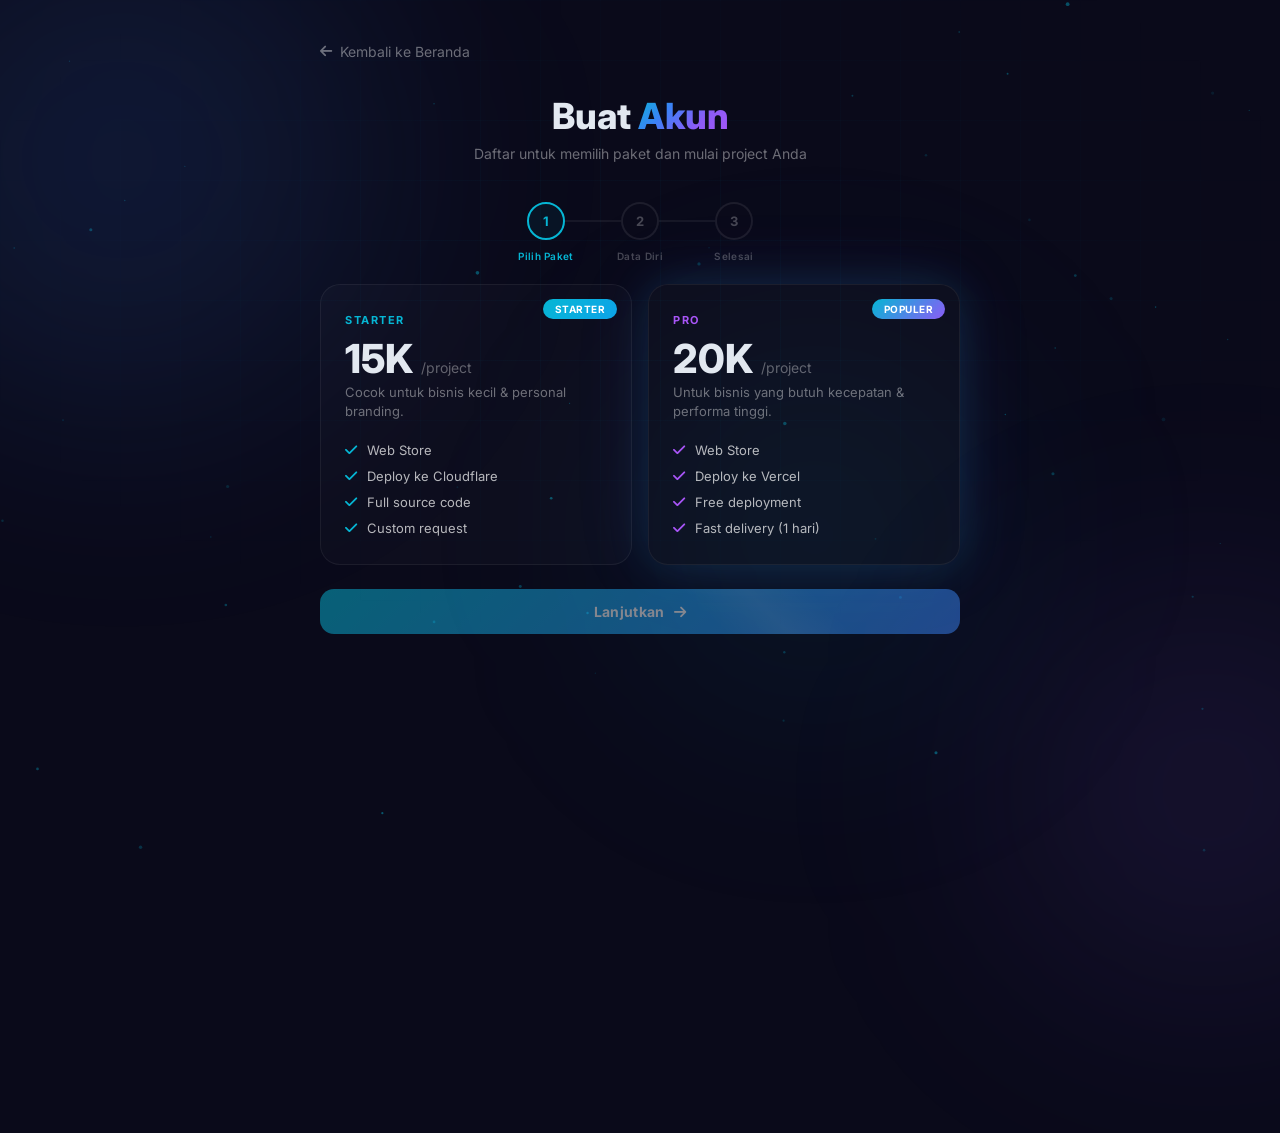
<file: auth/index.html>
<!DOCTYPE html>
<html lang="id">
<head>
  <meta charset="UTF-8">
  <meta name="viewport" content="width=device-width, initial-scale=1.0">
  <link rel="icon" type="image/jpeg" href="../zynex.jpg">
  <title>Daftar — Zynex Studio</title>
  <link href="https://fonts.googleapis.com/css2?family=Inter:wght@300;400;500;600;700;800;900&display=swap" rel="stylesheet">
  <link rel="stylesheet" href="https://cdnjs.cloudflare.com/ajax/libs/font-awesome/6.5.0/css/all.min.css">
  <style>
    *{margin:0;padding:0;box-sizing:border-box}html{scroll-behavior:smooth}body{font-family:'Inter',sans-serif;overflow-x:hidden;background:#0a0a1a;color:#e2e8f0;min-height:100vh}
    ::-webkit-scrollbar{width:6px}::-webkit-scrollbar-track{background:#0a0a1a}::-webkit-scrollbar-thumb{background:linear-gradient(to bottom,#06b6d4,#8b5cf6);border-radius:3px}
    #particles{position:fixed;top:0;left:0;width:100%;height:100%;z-index:0;pointer-events:none}
    .grid-overlay{position:fixed;top:0;left:0;width:100%;height:100%;z-index:0;pointer-events:none;background-image:linear-gradient(rgba(6,182,212,.03) 1px,transparent 1px),linear-gradient(90deg,rgba(6,182,212,.03) 1px,transparent 1px);background-size:60px 60px;mask-image:radial-gradient(ellipse 80% 60% at 50% 30%,black 20%,transparent 70%)}
    .blob{position:fixed;border-radius:50%;filter:blur(120px);pointer-events:none;z-index:0}
    .blob-1{width:500px;height:500px;background:rgba(59,130,246,.12);top:-10%;left:-10%;animation:bm1 20s ease-in-out infinite}
    .blob-2{width:400px;height:400px;background:rgba(139,92,246,.1);bottom:-10%;right:-10%;animation:bm2 25s ease-in-out infinite}
    .blob-3{width:350px;height:350px;background:rgba(6,182,212,.08);top:40%;left:50%;animation:bm3 18s ease-in-out infinite}
    @keyframes bm1{0%,100%{transform:translate(0,0)}50%{transform:translate(80px,60px)}}
    @keyframes bm2{0%,100%{transform:translate(0,0)}50%{transform:translate(-60px,-50px)}}
    @keyframes bm3{0%,100%{transform:translate(0,0)}33%{transform:translate(-40px,30px)}66%{transform:translate(30px,-20px)}}
    .gradient-text{background:linear-gradient(135deg,#06b6d4,#3b82f6,#8b5cf6,#a855f7);-webkit-background-clip:text;-webkit-text-fill-color:transparent;background-clip:text}
    .glass{background:rgba(255,255,255,.03);backdrop-filter:blur(20px);-webkit-backdrop-filter:blur(20px);border:1px solid rgba(255,255,255,.06)}
    .popular-glow{box-shadow:0 0 40px rgba(6,182,212,.15),0 0 80px rgba(139,92,246,.1)}
    .btn-glow{position:relative;overflow:hidden;background:linear-gradient(135deg,#06b6d4,#3b82f6);transition:all .3s;cursor:pointer;border:none;color:#fff;font-family:'Inter',sans-serif}
    .btn-glow:hover{box-shadow:0 0 25px rgba(6,182,212,.4),0 0 50px rgba(59,130,246,.2);transform:translateY(-2px)}
    .btn-glow:active{transform:translateY(0)}
    .btn-glow::after{content:'';position:absolute;top:-50%;left:-50%;width:200%;height:200%;background:linear-gradient(transparent,rgba(255,255,255,.1),transparent);transform:rotate(45deg) translateY(-100%);transition:transform .6s}
    .btn-glow:hover::after{transform:rotate(45deg) translateY(100%)}
    .btn-glow:disabled{opacity:.5;cursor:not-allowed;transform:none!important;box-shadow:none!important}
    @keyframes fadeInUp{from{opacity:0;transform:translateY(30px)}to{opacity:1;transform:translateY(0)}}
    @keyframes scaleIn{from{opacity:0;transform:scale(.92)}to{opacity:1;transform:scale(1)}}
    @keyframes pulseGlow{0%,100%{box-shadow:0 0 0 0 rgba(6,182,212,.3)}50%{box-shadow:0 0 20px 4px rgba(6,182,212,.15)}}
    @keyframes checkPop{0%{transform:scale(0) rotate(-45deg)}60%{transform:scale(1.2) rotate(0)}100%{transform:scale(1) rotate(0)}}
    @keyframes shake{0%,100%{transform:translateX(0)}15%,45%,75%{transform:translateX(-6px)}30%,60%,90%{transform:translateX(6px)}}
    @keyframes slideInRight{from{opacity:0;transform:translateX(40px)}to{opacity:1;transform:translateX(0)}}
    @keyframes successPulse{0%{transform:scale(0);opacity:0}50%{transform:scale(1.15)}100%{transform:scale(1);opacity:1}}
    @keyframes spin{to{transform:rotate(360deg)}}
    .auth-wrap{position:relative;z-index:1;max-width:680px;margin:0 auto;padding:40px 20px 80px}
    .back-btn{display:inline-flex;align-items:center;gap:8px;color:rgba(255,255,255,.4);font-size:14px;text-decoration:none;transition:all .3s;margin-bottom:36px;animation:fadeInUp .6s ease-out both}
    .back-btn:hover{color:#06b6d4;transform:translateX(-4px)}
    .auth-header{text-align:center;margin-bottom:40px;animation:fadeInUp .6s .05s ease-out both}
    .auth-header h1{font-size:clamp(24px,5vw,36px);font-weight:800;line-height:1.15;margin-bottom:8px}
    .auth-header p{color:rgba(255,255,255,.4);font-size:14px}
    .steps{display:flex;justify-content:center;align-items:flex-start;margin-bottom:44px;animation:fadeInUp .6s .1s ease-out both}
    .step-circle{width:38px;height:38px;border-radius:50%;display:flex;align-items:center;justify-content:center;font-size:13px;font-weight:700;border:2px solid rgba(255,255,255,.08);color:rgba(255,255,255,.25);transition:all .4s;flex-shrink:0;position:relative;background:#0a0a1a}
    .step-circle.active{border-color:#06b6d4;color:#06b6d4;background:rgba(6,182,212,.06);animation:pulseGlow 2s infinite}
    .step-circle.done{border-color:#22c55e;color:#fff;background:#22c55e}
    .step-circle.done i{animation:checkPop .4s ease-out both}
    .step-line{width:56px;height:2px;background:rgba(255,255,255,.06);transition:background .5s;margin-top:18px}
    .step-line.done{background:#22c55e}
    .step-line.active{background:linear-gradient(90deg,#22c55e,#06b6d4)}
    .step-label{position:absolute;top:46px;font-size:10px;font-weight:600;white-space:nowrap;color:rgba(255,255,255,.25);transition:color .4s;letter-spacing:.3px}
    .step-circle.active .step-label{color:#06b6d4}
    .step-circle.done .step-label{color:#22c55e}
    .panel-container{position:relative;min-height:480px}
    .panel{position:absolute;top:0;left:0;width:100%;opacity:0;pointer-events:none;transform:translateY(16px);transition:all .45s cubic-bezier(.16,1,.3,1)}
    .panel.active{opacity:1;pointer-events:all;transform:translateY(0);position:relative}
    .pkg-grid{display:grid;grid-template-columns:1fr 1fr;gap:16px}
    @media(max-width:540px){.pkg-grid{grid-template-columns:1fr;max-width:340px;margin:0 auto}}
    .pkg-card{border-radius:20px;padding:28px 24px;cursor:pointer;transition:all .35s;position:relative;overflow:hidden;background:rgba(255,255,255,.02);border:1.5px solid rgba(255,255,255,.06)}
    .pkg-card:hover{border-color:rgba(6,182,212,.3);background:rgba(255,255,255,.04)}
    .pkg-card.selected{border-color:#06b6d4;background:rgba(6,182,212,.06);box-shadow:0 0 30px rgba(6,182,212,.12)}
    .pkg-card.selected .pkg-check{opacity:1;transform:scale(1)}
    .pkg-check{position:absolute;top:14px;right:14px;width:28px;height:28px;border-radius:50%;background:#06b6d4;display:flex;align-items:center;justify-content:center;opacity:0;transform:scale(0);transition:all .3s}
    .pkg-badge{position:absolute;top:14px;right:14px;padding:4px 12px;border-radius:20px;font-size:10px;font-weight:700;text-transform:uppercase;letter-spacing:.5px;background:linear-gradient(135deg,#06b6d4,#8b5cf6);color:#fff}
    .pkg-card.selected .pkg-badge{display:none}
    .pkg-name{font-size:11px;font-weight:700;text-transform:uppercase;letter-spacing:1.5px;margin-bottom:12px}
    .pkg-price{font-size:40px;font-weight:800;line-height:1;margin-bottom:4px}
    .pkg-price span{font-size:14px;font-weight:400;color:rgba(255,255,255,.35)}
    .pkg-desc{font-size:13px;color:rgba(255,255,255,.4);margin-bottom:20px;line-height:1.5}
    .pkg-features{list-style:none;display:flex;flex-direction:column;gap:10px}
    .pkg-features li{display:flex;align-items:center;gap:10px;font-size:13px;color:rgba(255,255,255,.7)}
    .pkg-features li i{font-size:14px;flex-shrink:0}
    .form-group{margin-bottom:18px}
    .form-label{display:block;font-size:13px;font-weight:600;margin-bottom:7px;color:rgba(255,255,255,.7)}
    .form-input-wrap{position:relative}
    .form-input-wrap i.field-icon{position:absolute;left:14px;top:50%;transform:translateY(-50%);font-size:14px;color:rgba(255,255,255,.2);transition:color .3s;pointer-events:none}
    .form-input{width:100%;padding:13px 42px 13px 42px;border-radius:14px;background:rgba(255,255,255,.04);border:1.5px solid rgba(255,255,255,.08);color:#fff;font-size:14px;font-family:'Inter',sans-serif;transition:all .3s;outline:none}
    .form-input::placeholder{color:rgba(255,255,255,.2)}
    .form-input:focus{border-color:rgba(6,182,212,.5);background:rgba(6,182,212,.04);box-shadow:0 0 0 3px rgba(6,182,212,.08)}
    .form-input:focus + i.field-icon,.form-input:focus ~ i.field-icon{color:#06b6d4}
    .form-input.error{border-color:#ef4444;background:rgba(239,68,68,.04);box-shadow:0 0 0 3px rgba(239,68,68,.08);animation:shake .4s ease-out}
    .form-input.valid{border-color:#22c55e;background:rgba(34,197,94,.04)}
    .toggle-pw{position:absolute;right:14px;top:50%;transform:translateY(-50%);background:none;border:none;color:rgba(255,255,255,.25);cursor:pointer;padding:4px;font-size:14px;transition:color .3s}
    .toggle-pw:hover{color:rgba(255,255,255,.6)}
    .field-status{font-size:12px;margin-top:5px;min-height:18px;transition:all .3s;display:flex;align-items:center;gap:5px}
    .field-status.error{color:#ef4444}.field-status.success{color:#22c55e}.field-status.checking{color:#f59e0b}
    .form-hint{font-size:11px;color:rgba(255,255,255,.22);margin-top:3px}
    .btn-row{display:flex;gap:12px;margin-top:24px}
    .btn-back{flex:1;padding:14px;border-radius:14px;background:rgba(255,255,255,.04);border:1.5px solid rgba(255,255,255,.08);color:rgba(255,255,255,.5);font-size:14px;font-weight:600;cursor:pointer;transition:all .3s;font-family:'Inter',sans-serif}
    .btn-back:hover{background:rgba(255,255,255,.08);color:#fff;border-color:rgba(255,255,255,.15)}
    .btn-next{flex:2;padding:14px;border-radius:14px;font-size:14px;font-weight:700;letter-spacing:.3px}
    .selected-pkg-badge{display:inline-flex;align-items:center;gap:8px;padding:8px 16px;border-radius:12px;font-size:13px;font-weight:600;margin-bottom:22px}
    .success-box{text-align:center;padding:40px 20px;animation:scaleIn .5s ease-out both}
    .success-icon{width:80px;height:80px;border-radius:50%;background:rgba(34,197,94,.1);border:2px solid #22c55e;display:flex;align-items:center;justify-content:center;margin:0 auto 24px;animation:successPulse .6s ease-out both}
    .success-icon i{font-size:36px;color:#22c55e}
    .success-box h2{font-size:24px;font-weight:800;margin-bottom:8px}
    .success-box p{color:rgba(255,255,255,.4);font-size:14px;margin-bottom:8px;line-height:1.6}
    .success-detail{display:inline-flex;align-items:center;gap:6px;padding:8px 14px;border-radius:10px;background:rgba(6,182,212,.08);border:1px solid rgba(6,182,212,.2);color:#06b6d4;font-size:12px;font-weight:600;margin:3px}
    .success-details{display:flex;flex-wrap:wrap;justify-content:center;gap:6px;margin:20px 0 28px}
    .spinner{width:18px;height:18px;border:2.5px solid rgba(255,255,255,.2);border-top-color:#fff;border-radius:50%;animation:spin .6s linear infinite;display:inline-block;vertical-align:middle}
    .toast-container{position:fixed;top:20px;right:20px;z-index:9999;display:flex;flex-direction:column;gap:10px;pointer-events:none}
    .toast{padding:14px 20px;border-radius:14px;font-size:13px;font-weight:500;backdrop-filter:blur(20px);pointer-events:all;animation:slideInRight .4s ease-out both;display:flex;align-items:center;gap:10px;max-width:360px;box-shadow:0 8px 32px rgba(0,0,0,.4)}
    .toast.error{background:rgba(239,68,68,.15);border:1px solid rgba(239,68,68,.3);color:#fca5a5}
    .toast.success{background:rgba(34,197,94,.15);border:1px solid rgba(34,197,94,.3);color:#86efac}
    .toast.info{background:rgba(6,182,212,.15);border:1px solid rgba(6,182,212,.3);color:#67e8f9}
    .toast.out{animation:slideOutRight .3s ease-in both}
    @keyframes slideOutRight{to{opacity:0;transform:translateX(40px)}}
    .login-link{text-align:center;margin-top:20px;font-size:13px;color:rgba(255,255,255,.35)}
    .login-link a{color:#06b6d4;text-decoration:none;font-weight:600;transition:color .3s}
    .login-link a:hover{color:#22d3ee}
  </style>
</head>
<body>
  <canvas id="particles"></canvas>
  <div class="grid-overlay"></div>
  <div class="blob blob-1"></div><div class="blob blob-2"></div><div class="blob blob-3"></div>
  <div class="toast-container" id="toastContainer"></div>

  <div class="auth-wrap">
    <a href="../" class="back-btn"><i class="fa-solid fa-arrow-left"></i> Kembali ke Beranda</a>
    <div class="auth-header">
      <h1>Buat <span class="gradient-text">Akun</span></h1>
      <p>Daftar untuk memilih paket dan mulai project Anda</p>
    </div>

    <div class="steps">
      <div class="step-circle active" id="stepCircle1">1<span class="step-label">Pilih Paket</span></div>
      <div class="step-line" id="stepLine1"></div>
      <div class="step-circle" id="stepCircle2">2<span class="step-label">Data Diri</span></div>
      <div class="step-line" id="stepLine2"></div>
      <div class="step-circle" id="stepCircle3">3<span class="step-label">Selesai</span></div>
    </div>

    <div class="panel-container">
      <!-- PANEL 1: Pilih Paket -->
      <div class="panel active" id="panel1">
        <div class="pkg-grid">
          <div class="pkg-card" data-pkg="starter" onclick="selectPkg('starter')">
            <span class="pkg-badge" style="background:linear-gradient(135deg,#06b6d4,#0ea5e9)">STARTER</span>
            <div class="pkg-check"><i class="fa-solid fa-check text-white text-xs"></i></div>
            <div class="pkg-name" style="color:#06b6d4">Starter</div>
            <div class="pkg-price">15K <span>/project</span></div>
            <div class="pkg-desc">Cocok untuk bisnis kecil & personal branding.</div>
            <ul class="pkg-features">
              <li><i class="fa-solid fa-check" style="color:#06b6d4"></i> Web Store</li>
              <li><i class="fa-solid fa-check" style="color:#06b6d4"></i> Deploy ke Cloudflare</li>
              <li><i class="fa-solid fa-check" style="color:#06b6d4"></i> Full source code</li>
              <li><i class="fa-solid fa-check" style="color:#06b6d4"></i> Custom request</li>
            </ul>
          </div>
          <div class="pkg-card popular-glow" data-pkg="pro" onclick="selectPkg('pro')">
            <span class="pkg-badge">POPULER</span>
            <div class="pkg-check"><i class="fa-solid fa-check text-white text-xs"></i></div>
            <div class="pkg-name" style="color:#a855f7">Pro</div>
            <div class="pkg-price">20K <span>/project</span></div>
            <div class="pkg-desc">Untuk bisnis yang butuh kecepatan & performa tinggi.</div>
            <ul class="pkg-features">
              <li><i class="fa-solid fa-check" style="color:#a855f7"></i> Web Store</li>
              <li><i class="fa-solid fa-check" style="color:#a855f7"></i> Deploy ke Vercel</li>
              <li><i class="fa-solid fa-check" style="color:#a855f7"></i> Free deployment</li>
              <li><i class="fa-solid fa-check" style="color:#a855f7"></i> Fast delivery (1 hari)</li>
            </ul>
          </div>
        </div>
        <div class="btn-row">
          <button class="btn-next btn-glow" id="btnToStep2" disabled onclick="goToStep(2)">Lanjutkan <i class="fa-solid fa-arrow-right" style="margin-left:6px"></i></button>
        </div>
      </div>

      <!-- PANEL 2: Form -->
      <div class="panel" id="panel2">
        <div id="selectedPkgBadge" class="selected-pkg-badge" style="background:rgba(6,182,212,.08);border:1px solid rgba(6,182,212,.2);color:#06b6d4">
          <i class="fa-solid fa-tag"></i><span id="selectedPkgText">Paket Starter — 15K</span>
        </div>
        <form id="regForm" onsubmit="return false" novalidate>
          <div class="form-group">
            <label class="form-label">Nama Lengkap</label>
            <div class="form-input-wrap">
              <input type="text" id="inputNama" class="form-input" placeholder="Masukkan nama lengkap" autocomplete="name" maxlength="60">
              <i class="fa-solid fa-user field-icon"></i>
            </div>
            <div class="field-status" id="statusNama"></div>
          </div>
          <div class="form-group">
            <label class="form-label">Username</label>
            <div class="form-input-wrap">
              <input type="text" id="inputUsername" class="form-input" placeholder="Contoh: user1" autocomplete="username" maxlength="30">
              <i class="fa-solid fa-at field-icon"></i>
            </div>
            <div class="field-status" id="statusUsername"></div>
            <div class="form-hint">Hanya huruf kecil, angka, dan underscore. Min 3 karakter.</div>
          </div>
          <div class="form-group">
            <label class="form-label">No. WhatsApp</label>
            <div class="form-input-wrap">
              <input type="tel" id="inputWA" class="form-input" placeholder="08xxxxxxxxxx" autocomplete="tel" maxlength="15">
              <i class="fa-brands fa-whatsapp field-icon"></i>
            </div>
            <div class="field-status" id="statusWA"></div>
          </div>
          <div class="form-group">
            <label class="form-label">Email Gmail</label>
            <div class="form-input-wrap">
              <input type="email" id="inputEmail" class="form-input" placeholder="username@gmail.com" autocomplete="email" maxlength="60">
              <i class="fa-solid fa-envelope field-icon"></i>
            </div>
            <div class="field-status" id="statusEmail"></div>
            <div class="form-hint">Hanya menerima email dengan domain @gmail.com</div>
          </div>
          <div class="form-group">
            <label class="form-label">Password</label>
            <div class="form-input-wrap">
              <input type="password" id="inputPassword" class="form-input" placeholder="Min 6 karakter" autocomplete="new-password" maxlength="64" style="padding-right:46px">
              <i class="fa-solid fa-lock field-icon"></i>
              <button type="button" class="toggle-pw" onclick="togglePw('inputPassword',this)"><i class="fa-solid fa-eye"></i></button>
            </div>
            <div class="field-status" id="statusPassword"></div>
          </div>
          <div class="form-group">
            <label class="form-label">Konfirmasi Password</label>
            <div class="form-input-wrap">
              <input type="password" id="inputConfirm" class="form-input" placeholder="Ulangi password" autocomplete="new-password" maxlength="64" style="padding-right:46px">
              <i class="fa-solid fa-lock field-icon"></i>
              <button type="button" class="toggle-pw" onclick="togglePw('inputConfirm',this)"><i class="fa-solid fa-eye"></i></button>
            </div>
            <div class="field-status" id="statusConfirm"></div>
          </div>
          <div class="btn-row">
            <button type="button" class="btn-back" onclick="goToStep(1)"><i class="fa-solid fa-arrow-left" style="margin-right:4px"></i> Kembali</button>
            <button type="button" class="btn-next btn-glow" id="btnSubmit" disabled onclick="submitForm()">Daftar Sekarang <i class="fa-solid fa-paper-plane" style="margin-left:6px"></i></button>
          </div>
        </form>
        <div class="login-link">Sudah punya akun? <a href="login.html">Masuk di sini</a></div>
      </div>

      <!-- PANEL 3: Sukses -->
      <div class="panel" id="panel3">
        <div class="success-box">
          <div class="success-icon"><i class="fa-solid fa-check"></i></div>
          <h2>Akun <span class="gradient-text">Berhasil Dibuat</span></h2>
          <p>Mengalihkan ke dashboard Anda...</p>
          <div class="success-details">
            <div class="success-detail"><i class="fa-solid fa-user"></i> <span id="successNama">-</span></div>
            <div class="success-detail"><i class="fa-solid fa-at"></i> <span id="successUsername">-</span></div>
            <div class="success-detail"><i class="fa-brands fa-whatsapp"></i> <span id="successWA">-</span></div>
            <div class="success-detail"><i class="fa-solid fa-envelope"></i> <span id="successEmail">-</span></div>
            <div class="success-detail" id="successPkgBadge"><i class="fa-solid fa-tag"></i> <span id="successPkg">-</span></div>
          </div>
          <div class="spinner" style="width:24px;height:24px;border-width:3px;margin:0 auto"></div>
        </div>
      </div>
    </div>
  </div>

  <script>
    /* ==================== DATABASE ==================== */
    const DB_KEY = 'zynex_data_txt';
    function getDB() { try { return JSON.parse(localStorage.getItem(DB_KEY)) || []; } catch { return []; } }
    function saveDB(data) { localStorage.setItem(DB_KEY, JSON.stringify(data)); }
    // Cek username duplikat (case-insensitive)
    function isUsernameTaken(u) { return getDB().some(d => d.username.toLowerCase() === u.toLowerCase()); }

    /* ==================== STATE ==================== */
    let selectedPkg = null, currentStep = 1, isSubmitting = false;
    const $=id=>document.getElementById(id);

    /* Particles */
    !function(){const c=$('particles'),x=c.getContext('2d');let w,h,p=[];function r(){w=c.width=innerWidth;h=c.height=innerHeight}r();addEventListener('resize',r);for(let i=0;i<50;i++)p.push({x:Math.random()*w,y:Math.random()*h,r:Math.random()*1.5+.5,dx:(Math.random()-.5)*.3,dy:(Math.random()-.5)*.3,o:Math.random()*.35+.1});!function d(){x.clearRect(0,0,w,h);p.forEach(v=>{v.x+=v.dx;v.y+=v.dy;if(v.x<0)v.x=w;if(v.x>w)v.x=0;if(v.y<0)v.y=h;if(v.y>h)v.y=0;x.beginPath();x.arc(v.x,v.y,v.r,0,Math.PI*2);x.fillStyle=`rgba(6,182,212,${v.o})`;x.fill()});requestAnimationFrame(d)}()}();

    /* Toast */
    function showToast(msg,type='info',dur=4000){const c=$('toastContainer'),t=document.createElement('div');t.className=`toast ${type}`;const ic={error:'fa-circle-exclamation',success:'fa-circle-check',info:'fa-circle-info'};t.innerHTML=`<i class="fa-solid ${ic[type]||ic.info}"></i><span>${msg}</span>`;c.appendChild(t);setTimeout(()=>{t.classList.add('out');setTimeout(()=>t.remove(),300)},dur)}
    function togglePw(id,btn){const i=$(id);if(i.type==='password'){i.type='text';btn.innerHTML='<i class="fa-solid fa-eye-slash"></i>'}else{i.type='password';btn.innerHTML='<i class="fa-solid fa-eye"></i>'}}

    /* Steps */
    function goToStep(step){
      if(step===2&&!selectedPkg)return;if(step===3)return;currentStep=step;
      document.querySelectorAll('.panel').forEach(p=>p.classList.remove('active'));$('panel'+step).classList.add('active');
      const l=['','Pilih Paket','Data Diri','Selesai'];
      for(let i=1;i<=3;i++){const c=$('stepCircle'+i);c.classList.remove('active','done');if(i<step){c.classList.add('done');c.innerHTML=`<i class="fa-solid fa-check text-xs"></i><span class="step-label">${l[i]}</span>`}else if(i===step){c.classList.add('active');c.innerHTML=`${i}<span class="step-label">${l[i]}</span>`}else{c.innerHTML=`${i}<span class="step-label">${l[i]}</span>`}}
      $('stepLine1').className='step-line'+(step>1?(step>2?' done':' active'):'');
      $('stepLine2').className='step-line'+(step>2?' done':'');
      if(step===2&&selectedPkg){const info=selectedPkg==='pro'?{l:'Paket Pro — 20K',c:'#a855f7',bg:'rgba(168,85,247,.08)',bd:'rgba(168,85,247,.2)'}:{l:'Paket Starter — 15K',c:'#06b6d4',bg:'rgba(6,182,212,.08)',bd:'rgba(6,182,212,.2)'};const b=$('selectedPkgBadge');b.style.background=info.bg;b.style.borderColor=info.bd;b.style.color=info.c;$('selectedPkgText').textContent=info.l}
    }

    function selectPkg(pkg){selectedPkg=pkg;document.querySelectorAll('.pkg-card').forEach(c=>c.classList.remove('selected'));document.querySelector(`.pkg-card[data-pkg="${pkg}"]`).classList.add('selected');$('btnToStep2').disabled=false}
    !function(){const p=new URLSearchParams(location.search).get('paket');if(p==='starter'||p==='pro')selectPkg(p)}();

    /* ==================== VALIDASI REAL-TIME ==================== */
    function setStatus(f,html,t){const m={Nama:'statusNama',Username:'statusUsername',WA:'statusWA',Email:'statusEmail',Password:'statusPassword',Confirm:'statusConfirm'};const e=$(m[f]);e.innerHTML=html;e.className='field-status'+(t?' '+t:'')}

    $('inputNama').addEventListener('input',function(){const v=this.value.trim();if(!v){setStatus('Nama','','');this.classList.remove('error','valid')}else if(v.length<2){setStatus('Nama','Nama terlalu pendek','error');this.classList.add('error');this.classList.remove('valid')}else{setStatus('Nama','','');this.classList.remove('error');this.classList.add('valid')}checkReady()});

    // VALIDASI USERNAME: cek duplikat real-time ke data.txt
    $('inputUsername').addEventListener('input',function(){
      const v=this.value.trim();
      if(!v){setStatus('Username','','');this.classList.remove('error','valid');this.dataset.ok='';checkReady();return}
      if(!/^[a-z0-9_]+$/.test(v)){setStatus('Username','Hanya huruf kecil, angka, dan underscore','error');this.classList.add('error');this.classList.remove('valid');this.dataset.ok='';checkReady();return}
      if(v.length<3){setStatus('Username','Min 3 karakter','error');this.classList.add('error');this.classList.remove('valid');this.dataset.ok='';checkReady();return}
      
      // Cek ke database (localStorage/data.txt)
      if(isUsernameTaken(v)){
        setStatus('Username','<i class="fa-solid fa-circle-xmark"></i> Username sudah digunakan, pilih yang lain','error');
        this.classList.add('error');this.classList.remove('valid');this.dataset.ok='false';
      } else {
        setStatus('Username','<i class="fa-solid fa-circle-check"></i> Tersedia','success');
        this.classList.remove('error');this.classList.add('valid');this.dataset.ok='true';
      }
      checkReady();
    });

    $('inputWA').addEventListener('input',function(){this.value=this.value.replace(/[^0-9]/g,'');const v=this.value.trim();if(!v){setStatus('WA','','');this.classList.remove('error','valid')}else if(!/^0[0-9]{8,13}$/.test(v)){setStatus('WA','Format: 08xxxxxxxxxx','error');this.classList.add('error');this.classList.remove('valid')}else{setStatus('WA','','');this.classList.remove('error');this.classList.add('valid')}checkReady()});

    $('inputEmail').addEventListener('input',function(){const v=this.value.trim();if(!v){setStatus('Email','','');this.classList.remove('error','valid')}else if(!/^[a-zA-Z0-9._%+-]+@gmail\.com$/.test(v)){setStatus('Email','<i class="fa-solid fa-circle-xmark"></i> Hanya @gmail.com','error');this.classList.add('error');this.classList.remove('valid')}else{setStatus('Email','<i class="fa-solid fa-circle-check"></i> Valid','success');this.classList.remove('error');this.classList.add('valid')}checkReady()});

    $('inputPassword').addEventListener('input',function(){const v=this.value;if(!v){setStatus('Password','','');this.classList.remove('error','valid')}else if(v.length<6){setStatus('Password','Min 6 karakter','error');this.classList.add('error');this.classList.remove('valid')}else{setStatus('Password','<i class="fa-solid fa-circle-check"></i> Kuat','success');this.classList.remove('error');this.classList.add('valid')}if($('inputConfirm').value)$('inputConfirm').dispatchEvent(new Event('input'));checkReady()});

    $('inputConfirm').addEventListener('input',function(){const v=this.value;if(!v){setStatus('Confirm','','');this.classList.remove('error','valid')}else if(v!==($('inputPassword').value)){setStatus('Confirm','<i class="fa-solid fa-circle-xmark"></i> Password tidak cocok','error');this.classList.add('error');this.classList.remove('valid')}else{setStatus('Confirm','<i class="fa-solid fa-circle-check"></i> Cocok','success');this.classList.remove('error');this.classList.add('valid')}checkReady()});

    function checkReady(){const ok=$('inputNama').value.trim().length>=2&&$('inputUsername').dataset.ok==='true'&&/^0[0-9]{8,13}$/.test($('inputWA').value.trim())&&/^[a-zA-Z0-9._%+-]+@gmail\.com$/.test($('inputEmail').value.trim())&&$('inputPassword').value.length>=6&&$('inputConfirm').value===$('inputPassword').value&&$('inputConfirm').value.length>0;$('btnSubmit').disabled=!ok}

    /* ==================== SUBMIT ==================== */
    async function submitForm(){
      if(isSubmitting)return;isSubmitting=true;
      const btn=$('btnSubmit');btn.disabled=true;btn.innerHTML='<span class="spinner"></span> Memproses...';

      const payload = {
        nama: $('inputNama').value.trim(),
        username: $('inputUsername').value.trim(),
        whatsapp: $('inputWA').value.trim(),
        email: $('inputEmail').value.trim(),
        password: $('inputPassword').value,
        paket: selectedPkg,
        waktu: new Date().toISOString()
      };

      // 1. Simpan ke LocalStorage (data.txt)
      const db = getDB();
      db.push(payload);
      saveDB(db);

      // 2. Buat session langsung (otomatis login)
      localStorage.setItem('zynex_session', JSON.stringify({
        username: payload.username,
        nama: payload.nama,
        paket: payload.paket,
        expires: Date.now() + 86400000
      }));

      // 3. Kirim notifikasi ke WhatsApp admin
      const pkgLabel = payload.paket === 'pro' ? 'Pro (20K)' : 'Starter (15K)';
      const waMsg = encodeURIComponent(
        `*PENDAFTARAN BARU - ZYNEX STUDIO*\n\n` +
        `Nama: ${payload.nama}\n` +
        `Username: ${payload.username}\n` +
        `WhatsApp: ${payload.whatsapp}\n` +
        `Email: ${payload.email}\n` +
        `Paket: ${pkgLabel}\n` +
        `Waktu: ${new Date(payload.waktu).toLocaleString('id-ID')}`
      );
      window.open(`https://wa.me/6285141308100?text=${waMsg}`, '_blank');

      // 4. Tampilkan sukses lalu redirect ke dashboard
      showToast('Akun berhasil dibuat!', 'success');
      $('successNama').textContent = payload.nama;
      $('successUsername').textContent = payload.username;
      $('successWA').textContent = payload.whatsapp;
      $('successEmail').textContent = payload.email;
      $('successPkg').textContent = pkgLabel;
      const sp = $('successPkgBadge');
      if(payload.paket === 'pro'){sp.style.background='rgba(168,85,247,.08)';sp.style.borderColor='rgba(168,85,247,.2)';sp.style.color='#a855f7'}
      else{sp.style.background='rgba(6,182,212,.08)';sp.style.borderColor='rgba(6,182,212,.2)';sp.style.color='#06b6d4'}
      
      goToStep(3);

      // 5. Redirect otomatis ke dashboard setelah 2 detik
      setTimeout(() => { window.location.href = 'dashboard.html'; }, 2000);

      btn.innerHTML = 'Daftar Sekarang <i class="fa-solid fa-paper-plane" style="margin-left:6px"></i>';
      btn.disabled = false; isSubmitting = false;
    }
  </script>
</body>
</html>
</file>
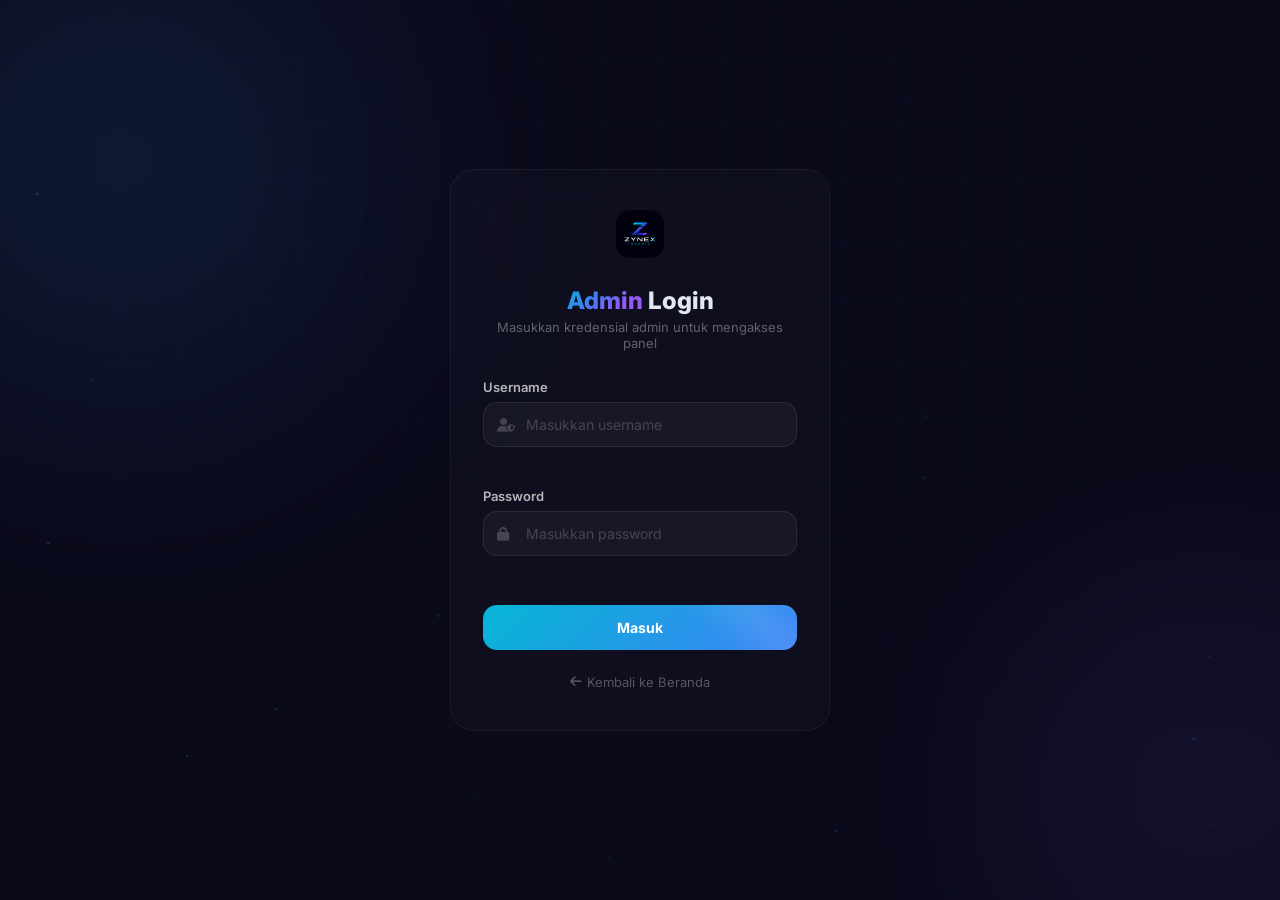
<file: auth/admin.html>
<!DOCTYPE html>
<html lang="id">
<head>
  <meta charset="UTF-8">
  <meta name="viewport" content="width=device-width, initial-scale=1.0">
  <link rel="icon" type="image/jpeg" href="../zynex.jpg">
  <title>Admin — Zynex Studio</title>
  <link href="https://fonts.googleapis.com/css2?family=Inter:wght@300;400;500;600;700;800;900&display=swap" rel="stylesheet">
  <link rel="stylesheet" href="https://cdnjs.cloudflare.com/ajax/libs/font-awesome/6.5.0/css/all.min.css">
  <style>
    *{margin:0;padding:0;box-sizing:border-box}body{font-family:'Inter',sans-serif;overflow-x:hidden;background:#0a0a1a;color:#e2e8f0;min-height:100vh}
    ::-webkit-scrollbar{width:6px}::-webkit-scrollbar-track{background:#0a0a1a}::-webkit-scrollbar-thumb{background:linear-gradient(to bottom,#06b6d4,#8b5cf6);border-radius:3px}
    #particles{position:fixed;top:0;left:0;width:100%;height:100%;z-index:0;pointer-events:none}
    .grid-overlay{position:fixed;top:0;left:0;width:100%;height:100%;z-index:0;pointer-events:none;background-image:linear-gradient(rgba(6,182,212,.03) 1px,transparent 1px),linear-gradient(90deg,rgba(6,182,212,.03) 1px,transparent 1px);background-size:60px 60px;mask-image:radial-gradient(ellipse 80% 60% at 50% 30%,black 20%,transparent 70%)}
    .blob{position:fixed;border-radius:50%;filter:blur(120px);pointer-events:none;z-index:0}
    .blob-1{width:500px;height:500px;background:rgba(59,130,246,.12);top:-10%;left:-10%;animation:bm1 20s ease-in-out infinite}
    .blob-2{width:400px;height:400px;background:rgba(139,92,246,.1);bottom:-10%;right:-10%;animation:bm2 25s ease-in-out infinite}
    @keyframes bm1{0%,100%{transform:translate(0,0)}50%{transform:translate(80px,60px)}}
    @keyframes bm2{0%,100%{transform:translate(0,0)}50%{transform:translate(-60px,-50px)}}
    .gradient-text{background:linear-gradient(135deg,#06b6d4,#3b82f6,#8b5cf6,#a855f7);-webkit-background-clip:text;-webkit-text-fill-color:transparent;background-clip:text}
    @keyframes fadeInUp{from{opacity:0;transform:translateY(30px)}to{opacity:1;transform:translateY(0)}}
    @keyframes scaleIn{from{opacity:0;transform:scale(.92)}to{opacity:1;transform:scale(1)}}
    @keyframes shake{0%,100%{transform:translateX(0)}15%,45%,75%{transform:translateX(-6px)}30%,60%,90%{transform:translateX(6px)}}
    @keyframes slideInRight{from{opacity:0;transform:translateX(40px)}to{opacity:1;transform:translateX(0)}}
    @keyframes spin{to{transform:rotate(360deg)}}

    /* ===== LOGIN ADMIN ===== */
    .admin-login{position:relative;z-index:1;display:flex;align-items:center;justify-content:center;min-height:100vh;padding:20px}
    .login-card{width:100%;max-width:380px;padding:40px 32px;border-radius:24px;background:rgba(255,255,255,.02);border:1px solid rgba(255,255,255,.06);backdrop-filter:blur(20px);animation:scaleIn .5s ease-out both}
    .login-card .logo{text-align:center;margin-bottom:24px}.login-card .logo img{width:48px;height:48px;border-radius:14px;object-fit:cover}
    .login-card h1{font-size:24px;font-weight:800;text-align:center;margin-bottom:4px}
    .login-card p{font-size:13px;color:rgba(255,255,255,.35);text-align:center;margin-bottom:28px}
    .form-group{margin-bottom:18px}
    .form-label{display:block;font-size:13px;font-weight:600;margin-bottom:7px;color:rgba(255,255,255,.7)}
    .form-input-wrap{position:relative}
    .form-input-wrap i.field-icon{position:absolute;left:14px;top:50%;transform:translateY(-50%);font-size:14px;color:rgba(255,255,255,.2);transition:color .3s;pointer-events:none}
    .form-input{width:100%;padding:13px 42px;border-radius:14px;background:rgba(255,255,255,.04);border:1.5px solid rgba(255,255,255,.08);color:#fff;font-size:14px;font-family:'Inter',sans-serif;transition:all .3s;outline:none}
    .form-input::placeholder{color:rgba(255,255,255,.2)}
    .form-input:focus{border-color:rgba(6,182,212,.5);background:rgba(6,182,212,.04);box-shadow:0 0 0 3px rgba(6,182,212,.08)}
    .form-input:focus + i.field-icon{color:#06b6d4}
    .form-input.error{border-color:#ef4444;background:rgba(239,68,68,.04);box-shadow:0 0 0 3px rgba(239,68,68,.08);animation:shake .4s ease-out}
    .field-status{font-size:12px;margin-top:5px;min-height:18px;color:#ef4444;display:flex;align-items:center;gap:5px}
    .btn-glow{position:relative;overflow:hidden;background:linear-gradient(135deg,#06b6d4,#3b82f6);transition:all .3s;cursor:pointer;border:none;color:#fff;font-family:'Inter',sans-serif}
    .btn-glow:hover{box-shadow:0 0 25px rgba(6,182,212,.4),0 0 50px rgba(59,130,246,.2);transform:translateY(-2px)}
    .btn-glow:active{transform:translateY(0)}
    .btn-glow::after{content:'';position:absolute;top:-50%;left:-50%;width:200%;height:200%;background:linear-gradient(transparent,rgba(255,255,255,.1),transparent);transform:rotate(45deg) translateY(-100%);transition:transform .6s}
    .btn-glow:hover::after{transform:rotate(45deg) translateY(100%)}
    .btn-login{width:100%;padding:14px;border-radius:14px;font-size:14px;font-weight:700;margin-top:8px}
    .back-link{text-align:center;margin-top:20px}.back-link a{color:rgba(255,255,255,.3);font-size:13px;text-decoration:none;transition:color .3s;display:inline-flex;align-items:center;gap:6px}.back-link a:hover{color:#06b6d4}

    /* ===== ADMIN DASHBOARD ===== */
    .admin-wrap{position:relative;z-index:1;max-width:1100px;margin:0 auto;padding:40px 20px 80px}
    .admin-header{display:flex;justify-content:space-between;align-items:center;margin-bottom:32px;animation:fadeInUp .5s ease-out both;flex-wrap:wrap;gap:12px}
    .admin-header h1{font-size:24px;font-weight:800}
    .admin-actions{display:flex;gap:10px;flex-wrap:wrap}
    .btn{padding:10px 18px;border-radius:12px;font-size:13px;font-weight:600;cursor:pointer;transition:all .3s;font-family:'Inter',sans-serif;display:inline-flex;align-items:center;gap:6px;border:none}
    .btn-primary{background:linear-gradient(135deg,#06b6d4,#3b82f6);color:#fff}.btn-primary:hover{box-shadow:0 0 20px rgba(6,182,212,.3);transform:translateY(-1px)}
    .btn-danger{background:rgba(239,68,68,.1);border:1px solid rgba(239,68,68,.2);color:#fca5a5}.btn-danger:hover{background:rgba(239,68,68,.2)}
    .btn-secondary{background:rgba(255,255,255,.04);border:1px solid rgba(255,255,255,.08);color:rgba(255,255,255,.5)}.btn-secondary:hover{background:rgba(255,255,255,.08);color:#fff}
    .btn-warn{background:rgba(245,158,11,.1);border:1px solid rgba(245,158,11,.2);color:#fcd34d}.btn-warn:hover{background:rgba(245,158,11,.2)}
    .stats{display:grid;grid-template-columns:repeat(auto-fit,minmax(200px,1fr));gap:14px;margin-bottom:28px}
    .stat-card{border-radius:18px;padding:22px;background:rgba(255,255,255,.02);border:1px solid rgba(255,255,255,.06);animation:fadeInUp .5s ease-out both}
    .stat-card .num{font-size:28px;font-weight:800;margin-bottom:2px}.stat-card .lbl{font-size:12px;color:rgba(255,255,255,.35);font-weight:500}
    .table-wrap{border-radius:18px;background:rgba(255,255,255,.02);border:1px solid rgba(255,255,255,.06);overflow:hidden;animation:fadeInUp .5s .2s ease-out both}
    .table-search{padding:16px 20px;border-bottom:1px solid rgba(255,255,255,.04);display:flex;gap:12px;align-items:center;flex-wrap:wrap}
    .table-search-wrap{position:relative;flex:1;min-width:200px}
    .table-search-wrap i{position:absolute;left:12px;top:50%;transform:translateY(-50%);color:rgba(255,255,255,.25);font-size:13px}
    .table-search input{width:100%;padding:10px 14px 10px 36px;border-radius:10px;background:rgba(255,255,255,.04);border:1px solid rgba(255,255,255,.08);color:#fff;font-size:13px;font-family:'Inter',sans-serif;outline:none;transition:border-color .3s}
    .table-search input:focus{border-color:rgba(6,182,212,.5)}
    table{width:100%;border-collapse:collapse}
    thead{background:rgba(255,255,255,.02)}
    th{padding:12px 16px;text-align:left;font-size:11px;font-weight:700;text-transform:uppercase;letter-spacing:1px;color:rgba(255,255,255,.3)}
    td{padding:14px 16px;font-size:13px;border-top:1px solid rgba(255,255,255,.03)}
    tr:hover td{background:rgba(255,255,255,.015)}
    .badge{display:inline-block;padding:4px 10px;border-radius:8px;font-size:11px;font-weight:700}
    .badge-pro{background:rgba(168,85,247,.12);color:#c084fc}.badge-starter{background:rgba(6,182,212,.12);color:#22d3ee}
    .btn-sm{padding:6px 12px;border-radius:8px;font-size:11px;font-weight:600;cursor:pointer;transition:all .2s;font-family:'Inter',sans-serif;border:none;display:inline-flex;align-items:center;gap:4px}
    .btn-sm-danger{background:rgba(239,68,68,.1);color:#fca5a5}.btn-sm-danger:hover{background:rgba(239,68,68,.2)}
    .btn-sm-wa{background:rgba(37,211,102,.1);color:#86efac}.btn-sm-wa:hover{background:rgba(37,211,102,.2)}
    .btn-sm-view{background:rgba(6,182,212,.1);color:#67e8f9}.btn-sm-view:hover{background:rgba(6,182,212,.2)}
    .empty{text-align:center;padding:60px 20px;color:rgba(255,255,255,.25);font-size:14px}
    .empty i{font-size:40px;margin-bottom:12px;display:block;opacity:.5}
    .back-link-bottom{text-align:center;margin-top:32px;animation:fadeInUp .5s .3s ease-out both}
    .back-link-bottom a{color:rgba(255,255,255,.3);font-size:13px;text-decoration:none;transition:color .3s;display:inline-flex;align-items:center;gap:6px}.back-link-bottom a:hover{color:#06b6d4}

    /* Modal */
    .modal-overlay{position:fixed;inset:0;background:rgba(0,0,0,.6);backdrop-filter:blur(4px);z-index:100;display:none;align-items:center;justify-content:center;padding:20px}
    .modal-overlay.show{display:flex}
    .modal{background:#0f0f2a;border:1px solid rgba(255,255,255,.08);border-radius:20px;padding:28px;max-width:500px;width:100%;animation:scaleIn .3s ease-out both;max-height:90vh;overflow-y:auto}
    .modal h3{font-size:18px;font-weight:700;margin-bottom:12px}.modal p{font-size:13px;color:rgba(255,255,255,.4);margin-bottom:20px;line-height:1.6}
    .modal-btns{display:flex;gap:10px;justify-content:flex-end}
    .modal-detail{background:rgba(255,255,255,.03);border:1px solid rgba(255,255,255,.06);border-radius:14px;padding:18px;margin-bottom:20px}
    .modal-detail .row{display:flex;justify-content:space-between;padding:8px 0;border-bottom:1px solid rgba(255,255,255,.04);font-size:13px}
    .modal-detail .row:last-child{border-bottom:none}
    .modal-detail .row .lbl{color:rgba(255,255,255,.35)}.modal-detail .row .val{font-weight:600;text-align:right;max-width:60%;word-break:break-all}

    /* Toast */
    .toast-container{position:fixed;top:20px;right:20px;z-index:9999;display:flex;flex-direction:column;gap:10px;pointer-events:none}
    .toast{padding:14px 20px;border-radius:14px;font-size:13px;font-weight:500;backdrop-filter:blur(20px);pointer-events:all;animation:slideInRight .4s ease-out both;display:flex;align-items:center;gap:10px;max-width:360px;box-shadow:0 8px 32px rgba(0,0,0,.4)}
    .toast.error{background:rgba(239,68,68,.15);border:1px solid rgba(239,68,68,.3);color:#fca5a5}
    .toast.success{background:rgba(34,197,94,.15);border:1px solid rgba(34,197,94,.3);color:#86efac}
    .toast.out{animation:slideOutRight .3s ease-in both}
    @keyframes slideOutRight{to{opacity:0;transform:translateX(40px)}}
    @media(max-width:768px){.admin-wrap{padding:20px 14px 60px}table{font-size:12px}th,td{padding:10px 8px}.hide-mobile{display:none}.admin-actions{width:100%}.admin-actions .btn{flex:1;justify-content:center}}
  </style>
</head>
<body>
  <canvas id="particles"></canvas>
  <div class="grid-overlay"></div>
  <div class="blob blob-1"></div><div class="blob blob-2"></div>
  <div class="toast-container" id="toastContainer"></div>

  <!-- Modal -->
  <div class="modal-overlay" id="modal">
    <div class="modal">
      <h3 id="modalTitle">Konfirmasi</h3>
      <div id="modalBody"><p id="modalText"></p></div>
      <div class="modal-btns">
        <button class="btn btn-secondary" onclick="closeModal()">Batal</button>
        <button class="btn btn-danger" id="modalConfirmBtn" onclick="modalConfirmAction()">Hapus</button>
      </div>
    </div>
  </div>

  <!-- ===== LAYAR LOGIN ADMIN ===== -->
  <div class="admin-login" id="loginScreen">
    <div class="login-card">
      <div class="logo"><img src="../zynex.jpg" alt="Zynex"></div>
      <h1><span class="gradient-text">Admin</span> Login</h1>
      <p>Masukkan kredensial admin untuk mengakses panel</p>
      <div class="form-group">
        <label class="form-label">Username</label>
        <div class="form-input-wrap">
          <input type="text" id="adminUser" class="form-input" placeholder="Masukkan username" autocomplete="username">
          <i class="fa-solid fa-user-shield field-icon"></i>
        </div>
        <div class="field-status" id="adminUserStatus"></div>
      </div>
      <div class="form-group">
        <label class="form-label">Password</label>
        <div class="form-input-wrap">
          <input type="password" id="adminPass" class="form-input" placeholder="Masukkan password" autocomplete="current-password">
          <i class="fa-solid fa-lock field-icon"></i>
        </div>
        <div class="field-status" id="adminPassStatus"></div>
      </div>
      <button class="btn-login btn-glow" onclick="adminLogin()">Masuk</button>
      <div class="back-link"><a href="../"><i class="fa-solid fa-arrow-left"></i> Kembali ke Beranda</a></div>
    </div>
  </div>

  <!-- ===== LAYAR ADMIN DASHBOARD ===== -->
  <div class="admin-wrap" id="adminScreen" style="display:none">
    <div class="admin-header">
      <h1><i class="fa-solid fa-shield-halved" style="margin-right:8px;color:#06b6d4"></i> <span class="gradient-text">Admin Panel</span></h1>
      <div class="admin-actions">
        <button class="btn btn-secondary" onclick="exportTXT()"><i class="fa-solid fa-download"></i> Export data.txt</button>
        <button class="btn btn-secondary" onclick="document.getElementById('importFile').click()"><i class="fa-solid fa-upload"></i> Import</button>
        <input type="file" id="importFile" accept=".txt" style="display:none" onchange="handleImport(event)">
        <button class="btn btn-warn" onclick="adminLogout()"><i class="fa-solid fa-right-from-bracket"></i> Logout</button>
      </div>
    </div>

    <div class="stats" id="statsGrid"></div>

    <div class="table-wrap">
      <div class="table-search">
        <div class="table-search-wrap">
          <i class="fa-solid fa-magnifying-glass"></i>
          <input type="text" id="searchInput" placeholder="Cari username, nama, email..." oninput="renderTable()">
        </div>
      </div>
      <div style="overflow-x:auto">
        <table>
          <thead>
            <tr>
              <th>#</th>
              <th>Username</th>
              <th class="hide-mobile">Nama</th>
              <th class="hide-mobile">WhatsApp</th>
              <th class="hide-mobile">Email</th>
              <th>Paket</th>
              <th class="hide-mobile">Tanggal</th>
              <th>Aksi</th>
            </tr>
          </thead>
          <tbody id="tableBody"></tbody>
        </table>
      </div>
      <div class="empty" id="emptyState" style="display:none">
        <i class="fa-solid fa-database"></i>
        Belum ada data user yang terdaftar.
      </div>
    </div>

    <div class="back-link-bottom"><a href="../"><i class="fa-solid fa-arrow-left"></i> Kembali ke Beranda</a></div>
  </div>

  <script>
    const DB_KEY='zynex_data_txt';
    const ADMIN_SESSION_KEY='zynex_admin_session';
    const ADMIN_USER='admin';
    const ADMIN_PASS='zynex123';
    function getDB(){try{return JSON.parse(localStorage.getItem(DB_KEY))||[]}catch{return[]}}
    function saveDB(d){localStorage.setItem(DB_KEY,JSON.stringify(d))}
    let modalAction=null;

    /* Particles */
    !function(){const c=document.getElementById('particles'),x=c.getContext('2d');let w,h,p=[];function r(){w=c.width=innerWidth;h=c.height=innerHeight}r();addEventListener('resize',r);for(let i=0;i<30;i++)p.push({x:Math.random()*w,y:Math.random()*h,r:Math.random()*1.2+.4,dx:(Math.random()-.5)*.2,dy:(Math.random()-.5)*.2,o:Math.random()*.2+.08});!function d(){x.clearRect(0,0,w,h);p.forEach(v=>{v.x+=v.dx;v.y+=v.dy;if(v.x<0)v.x=w;if(v.x>w)v.x=0;if(v.y<0)v.y=h;if(v.y>h)v.y=0;x.beginPath();x.arc(v.x,v.y,v.r,0,Math.PI*2);x.fillStyle=`rgba(6,182,212,${v.o})`;x.fill()});requestAnimationFrame(d)}()}();

    function showToast(msg,type='success',dur=3000){const c=document.getElementById('toastContainer'),t=document.createElement('div');t.className=`toast ${type}`;t.innerHTML=`<i class="fa-solid fa-circle-${type==='success'?'check':'exclamation'}"></i><span>${msg}</span>`;c.appendChild(t);setTimeout(()=>{t.classList.add('out');setTimeout(()=>t.remove(),300)},dur)}

    /* ===== CEK SESSION ADMIN ===== */
    !function(){
      try{
        const s=JSON.parse(localStorage.getItem(ADMIN_SESSION_KEY));
        if(s&&s.loggedIn&&s.expires>Date.now()){showAdminPanel();return}
      }catch(e){}
      showLoginScreen();
    }();

    function showLoginScreen(){document.getElementById('loginScreen').style.display='flex';document.getElementById('adminScreen').style.display='none'}
    function showAdminPanel(){document.getElementById('loginScreen').style.display='none';document.getElementById('adminScreen').style.display='block';renderStats();renderTable()}

    /* ===== LOGIN ADMIN ===== */
    function adminLogin(){
      const u=document.getElementById('adminUser'),p=document.getElementById('adminPass');
      const uS=document.getElementById('adminUserStatus'),pS=document.getElementById('adminPassStatus');
      uS.textContent='';pS.textContent='';u.classList.remove('error');p.classList.remove('error');
      let err=false;
      if(!u.value.trim()){uS.innerHTML='<i class="fa-solid fa-circle-xmark"></i> Wajib diisi';u.classList.add('error');err=true}
      if(!p.value){pS.innerHTML='<i class="fa-solid fa-circle-xmark"></i> Wajib diisi';p.classList.add('error');err=true}
      if(err)return;
      if(u.value.trim()!==ADMIN_USER||p.value!==ADMIN_PASS){
        u.classList.add('error');p.classList.add('error');
        pS.innerHTML='<i class="fa-solid fa-circle-xmark"></i> Username atau password salah';
        return;
      }
      // Login berhasil
      localStorage.setItem(ADMIN_SESSION_KEY,JSON.stringify({loggedIn:true,expires:Date.now()+86400000}));
      showToast('Login admin berhasil!');
      showAdminPanel();
    }

    // Enter key
    document.getElementById('adminUser').addEventListener('keydown',e=>{if(e.key==='Enter')document.getElementById('adminPass').focus()});
    document.getElementById('adminPass').addEventListener('keydown',e=>{if(e.key==='Enter')adminLogin()});

    function adminLogout(){
      localStorage.removeItem(ADMIN_SESSION_KEY);
      showLoginScreen();
      document.getElementById('adminUser').value='';
      document.getElementById('adminPass').value='';
      showToast('Berhasil logout','info');
    }

    /* ===== STATS ===== */
    function renderStats(){
      const db=getDB();const total=db.length;const pro=db.filter(d=>d.paket==='pro').length;const starter=total-pro;
      const today=db.filter(d=>{return new Date(d.waktu).toDateString()===new Date().toDateString()}).length;
      document.getElementById('statsGrid').innerHTML=`
        <div class="stat-card" style="animation-delay:.05s"><div class="num gradient-text">${total}</div><div class="lbl">Total User</div></div>
        <div class="stat-card" style="animation-delay:.1s"><div class="num" style="color:#a855f7">${pro}</div><div class="lbl">Paket Pro</div></div>
        <div class="stat-card" style="animation-delay:.15s"><div class="num" style="color:#06b6d4">${starter}</div><div class="lbl">Paket Starter</div></div>
        <div class="stat-card" style="animation-delay:.2s"><div class="num" style="color:#22c55e">${today}</div><div class="lbl">Hari Ini</div></div>`;
    }

    /* ===== TABLE ===== */
    function renderTable(){
      const db=getDB();const q=document.getElementById('searchInput').value.toLowerCase().trim();
      const filtered=q?db.filter(d=>d.username.toLowerCase().includes(q)||d.nama.toLowerCase().includes(q)||d.email.toLowerCase().includes(q)||d.whatsapp.includes(q)):db;
      const tbody=document.getElementById('tableBody');const empty=document.getElementById('emptyState');
      if(!filtered.length){tbody.innerHTML='';empty.style.display='block';return}
      empty.style.display='none';
      tbody.innerHTML=filtered.map((d,i)=>{
        const isPro=d.paket==='pro';
        const date=new Date(d.waktu).toLocaleDateString('id-ID',{day:'numeric',month:'short',year:'numeric'});
        return `<tr>
          <td style="color:rgba(255,255,255,.25)">${i+1}</td>
          <td style="font-weight:600;color:#06b6d4">@${d.username}</td>
          <td class="hide-mobile">${d.nama}</td>
          <td class="hide-mobile">${d.whatsapp}</td>
          <td class="hide-mobile" style="color:rgba(255,255,255,.5)">${d.email}</td>
          <td><span class="badge ${isPro?'badge-pro':'badge-starter'}">${isPro?'Pro':'Starter'}</span></td>
          <td class="hide-mobile" style="color:rgba(255,255,255,.35)">${date}</td>
          <td>
            <div style="display:flex;gap:6px;flex-wrap:wrap">
              <button class="btn-sm btn-sm-view" onclick='viewUser(${JSON.stringify(d).replace(/'/g,"&#39;")})'><i class="fa-solid fa-eye"></i></button>
              <a href="https://wa.me/${d.whatsapp.replace(/^0/,'62')}" target="_blank" class="btn-sm btn-sm-wa"><i class="fa-brands fa-whatsapp"></i></a>
              <button class="btn-sm btn-sm-danger" onclick="openDeleteModal('${d.username}')"><i class="fa-solid fa-trash"></i></button>
            </div>
          </td>
        </tr>`}).join('');
    }

    /* ===== VIEW USER DETAIL ===== */
    function viewUser(d){
      const pkg=d.paket==='pro'?'Pro (20K)':'Starter (15K)';
      const date=new Date(d.waktu).toLocaleString('id-ID');
      document.getElementById('modalTitle').textContent='Detail User @'+d.username;
      document.getElementById('modalBody').innerHTML=`<div class="modal-detail">
        <div class="row"><span class="lbl">Nama</span><span class="val">${d.nama}</span></div>
        <div class="row"><span class="lbl">Username</span><span class="val">@${d.username}</span></div>
        <div class="row"><span class="lbl">WhatsApp</span><span class="val">${d.whatsapp}</span></div>
        <div class="row"><span class="lbl">Email</span><span class="val">${d.email}</span></div>
        <div class="row"><span class="lbl">Paket</span><span class="val" style="color:${d.paket==='pro'?'#a855f7':'#06b6d4'}">${pkg}</span></div>
        <div class="row"><span class="lbl">Terdaftar</span><span class="val">${date}</span></div>
      </div>`;
      document.getElementById('modalConfirmBtn').style.display='none';
      document.getElementById('modal').classList.add('show');
    }

    /* ===== DELETE ===== */
    function openDeleteModal(u){
      document.getElementById('modalTitle').textContent='Hapus User';
      document.getElementById('modalBody').innerHTML=`<p>Hapus user <strong style="color:#06b6d4">@${u}</strong> dari data.txt? Tindakan ini tidak bisa dibatalkan.</p>`;
      document.getElementById('modalConfirmBtn').style.display='inline-flex';
      document.getElementById('modalConfirmBtn').textContent='Hapus';
      modalAction=()=>{let db=getDB();db=db.filter(d=>d.username.toLowerCase()!==u.toLowerCase());saveDB(db);renderStats();renderTable();showToast(`@${u} dihapus`)};
      document.getElementById('modal').classList.add('show');
    }

    function closeModal(){document.getElementById('modal').classList.remove('show');modalAction=null}
    function modalConfirmAction(){if(modalAction)modalAction();closeModal()}

    /* ===== EXPORT ===== */
    function exportTXT(){
      const db=getDB();if(!db.length){showToast('Tidak ada data','error');return}
      let txt='========================================\n  ZYNEX STUDIO - DATA SEMUA USER\n========================================\n\n';
      db.forEach((d,i)=>{
        const pkg=d.paket==='pro'?'Pro (20K)':'Starter (15K)';
        const date=new Date(d.waktu).toLocaleString('id-ID');
        txt+=`--- User #${i+1} ---\nNama       : ${d.nama}\nUsername   : ${d.username}\nWhatsApp   : ${d.whatsapp}\nEmail      : ${d.email}\nPaket      : ${pkg}\nWaktu      : ${date}\n\n`;
      });
      txt+='========================================\nTotal: '+db.length+' user\n========================================\n';
      const blob=new Blob([txt],{type:'text/plain'});const a=document.createElement('a');a.href=URL.createObjectURL(blob);a.download='data.txt';a.click();URL.revokeObjectURL(a.href);
      showToast('data.txt berhasil di-export');
    }

    /* ===== IMPORT ===== */
    function handleImport(e){
      const file=e.target.files[0];if(!file)return;
      const reader=new FileReader();
      reader.onload=function(ev){
        try{
          const text=ev.target.result;const blocks=text.split(/---\s*User\s*#\d+\s*---/).filter(b=>b.trim());
          let imported=0;const db=getDB();
          blocks.forEach(block=>{
            const get=(l)=>{const m=block.match(new RegExp(l+'\\s*:\\s*(.+)'));return m?m[1].trim():''};
            const nama=get('Nama'),username=get('Username'),whatsapp=get('WhatsApp'),email=get('Email'),paketRaw=get('Paket'),waktu=get('Waktu');
            if(!username)return;if(db.some(d=>d.username.toLowerCase()===username.toLowerCase()))return;
            const paket=paketRaw.toLowerCase().includes('pro')?'pro':'starter';
            db.push({nama,username,whatsapp,email,paket,password:'',waktu:waktu?new Date(waktu).toISOString():new Date().toISOString()});imported++;
          });
          saveDB(db);renderStats();renderTable();showToast(`${imported} user di-import`);
        }catch(err){showToast('Format file tidak valid','error')}
        e.target.value='';
      };reader.readAsText(file);
    }
  </script>
</body>
</html>
</file>
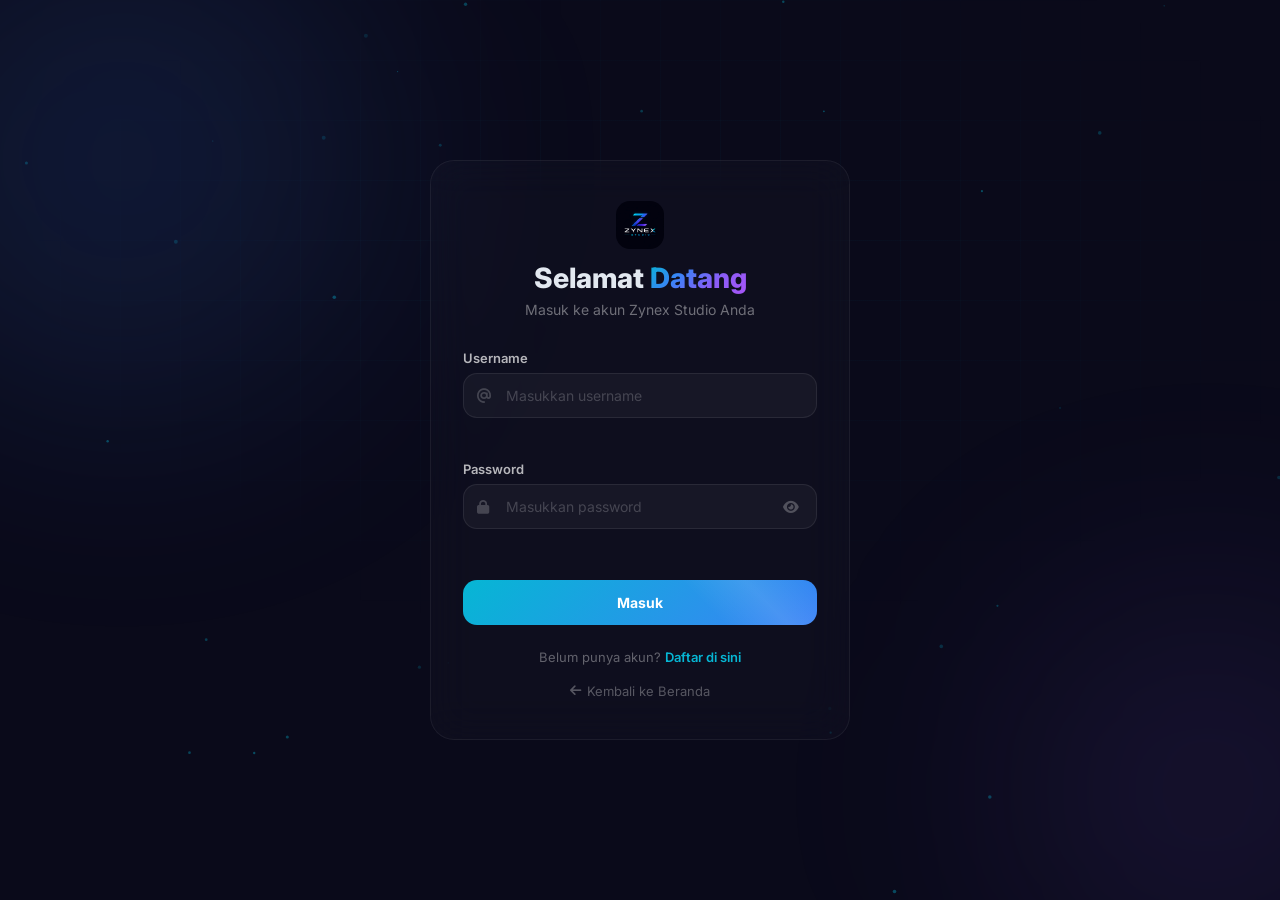
<file: auth/dashboard.html>
<!DOCTYPE html>
<html lang="id">
<head>
  <meta charset="UTF-8">
  <meta name="viewport" content="width=device-width, initial-scale=1.0">
  <link rel="icon" type="image/jpeg" href="../zynex.jpg">
  <title>Dashboard — Zynex Studio</title>
  <link href="https://fonts.googleapis.com/css2?family=Inter:wght@300;400;500;600;700;800;900&display=swap" rel="stylesheet">
  <link rel="stylesheet" href="https://cdnjs.cloudflare.com/ajax/libs/font-awesome/6.5.0/css/all.min.css">
  <style>
    *{margin:0;padding:0;box-sizing:border-box}body{font-family:'Inter',sans-serif;overflow-x:hidden;background:#0a0a1a;color:#e2e8f0;min-height:100vh}
    ::-webkit-scrollbar{width:6px}::-webkit-scrollbar-track{background:#0a0a1a}::-webkit-scrollbar-thumb{background:linear-gradient(to bottom,#06b6d4,#8b5cf6);border-radius:3px}
    #particles{position:fixed;top:0;left:0;width:100%;height:100%;z-index:0;pointer-events:none}
    .grid-overlay{position:fixed;top:0;left:0;width:100%;height:100%;z-index:0;pointer-events:none;background-image:linear-gradient(rgba(6,182,212,.03) 1px,transparent 1px),linear-gradient(90deg,rgba(6,182,212,.03) 1px,transparent 1px);background-size:60px 60px;mask-image:radial-gradient(ellipse 80% 60% at 50% 30%,black 20%,transparent 70%)}
    .blob{position:fixed;border-radius:50%;filter:blur(120px);pointer-events:none;z-index:0}
    .blob-1{width:500px;height:500px;background:rgba(59,130,246,.12);top:-10%;left:-10%;animation:bm1 20s ease-in-out infinite}
    .blob-2{width:400px;height:400px;background:rgba(139,92,246,.1);bottom:-10%;right:-10%;animation:bm2 25s ease-in-out infinite}
    @keyframes bm1{0%,100%{transform:translate(0,0)}50%{transform:translate(80px,60px)}}
    @keyframes bm2{0%,100%{transform:translate(0,0)}50%{transform:translate(-60px,-50px)}}
    .gradient-text{background:linear-gradient(135deg,#06b6d4,#3b82f6,#8b5cf6,#a855f7);-webkit-background-clip:text;-webkit-text-fill-color:transparent;background-clip:text}
    @keyframes fadeInUp{from{opacity:0;transform:translateY(30px)}to{opacity:1;transform:translateY(0)}}
    .dash-wrap{position:relative;z-index:1;max-width:720px;margin:0 auto;padding:40px 20px 80px}
    .dash-header{display:flex;justify-content:space-between;align-items:center;margin-bottom:40px;animation:fadeInUp .5s ease-out both;flex-wrap:wrap;gap:12px}
    .dash-header h1{font-size:24px;font-weight:800}
    .btn-logout{padding:10px 20px;border-radius:12px;background:rgba(239,68,68,.1);border:1px solid rgba(239,68,68,.2);color:#fca5a5;font-size:13px;font-weight:600;cursor:pointer;transition:all .3s;font-family:'Inter',sans-serif;display:inline-flex;align-items:center;gap:6px}
    .btn-logout:hover{background:rgba(239,68,68,.2);border-color:rgba(239,68,68,.4);color:#fff}
    .welcome-card{border-radius:24px;padding:32px;background:rgba(255,255,255,.02);border:1px solid rgba(255,255,255,.06);margin-bottom:24px;animation:fadeInUp .5s .1s ease-out both}
    .welcome-card h2{font-size:20px;font-weight:700;margin-bottom:4px}.welcome-card p{color:rgba(255,255,255,.4);font-size:14px}
    .info-grid{display:grid;grid-template-columns:1fr 1fr;gap:14px;margin-bottom:24px}
    @media(max-width:480px){.info-grid{grid-template-columns:1fr}}
    .info-card{border-radius:18px;padding:22px;background:rgba(255,255,255,.02);border:1px solid rgba(255,255,255,.06);animation:fadeInUp .5s ease-out both}
    .info-card .label{font-size:11px;font-weight:600;text-transform:uppercase;letter-spacing:1px;color:rgba(255,255,255,.3);margin-bottom:8px}
    .info-card .value{font-size:16px;font-weight:700;display:flex;align-items:center;gap:8px;word-break:break-all}.info-card .value i{font-size:14px;flex-shrink:0}
    .pkg-card-dash{border-radius:18px;padding:24px;background:rgba(255,255,255,.02);border:1px solid rgba(255,255,255,.06);animation:fadeInUp .5s .4s ease-out both}
    .pkg-card-dash h3{font-size:14px;font-weight:700;margin-bottom:12px;display:flex;align-items:center;gap:8px}
    .wa-btn{display:inline-flex;align-items:center;gap:8px;padding:12px 24px;border-radius:14px;background:#25D366;color:#fff;font-size:14px;font-weight:600;text-decoration:none;transition:all .3s;margin-top:16px}
    .wa-btn:hover{background:#20bd5a;box-shadow:0 4px 20px rgba(37,211,102,.3);transform:translateY(-2px)}
    .back-link{text-align:center;margin-top:32px;animation:fadeInUp .5s .5s ease-out both}
    .back-link a{color:rgba(255,255,255,.3);font-size:13px;text-decoration:none;transition:color .3s;display:inline-flex;align-items:center;gap:6px}.back-link a:hover{color:#06b6d4}
  </style>
</head>
<body>
  <canvas id="particles"></canvas>
  <div class="grid-overlay"></div>
  <div class="blob blob-1"></div><div class="blob blob-2"></div>
  <div class="dash-wrap">
    <div class="dash-header"><h1><span class="gradient-text">Dashboard</span></h1><button class="btn-logout" onclick="logout()"><i class="fa-solid fa-right-from-bracket"></i> Keluar</button></div>
    <div class="welcome-card"><h2>Halo, <span id="dashNama" class="gradient-text">-</span></h2><p>Selamat datang di panel Zynex Studio.</p></div>
    <div class="info-grid">
      <div class="info-card" style="animation-delay:.15s"><div class="label">Username</div><div class="value" style="color:#06b6d4"><i class="fa-solid fa-at"></i> <span id="dashUsername">-</span></div></div>
      <div class="info-card" style="animation-delay:.2s"><div class="label">WhatsApp</div><div class="value" style="color:#22c55e"><i class="fa-brands fa-whatsapp"></i> <span id="dashWA">-</span></div></div>
      <div class="info-card" style="animation-delay:.25s"><div class="label">Email</div><div class="value" style="color:#3b82f6"><i class="fa-solid fa-envelope"></i> <span id="dashEmail">-</span></div></div>
      <div class="info-card" style="animation-delay:.3s"><div class="label">Terdaftar Sejak</div><div class="value" style="color:#a855f7"><i class="fa-solid fa-calendar"></i> <span id="dashDate">-</span></div></div>
    </div>
    <div class="pkg-card-dash" id="dashPkgCard"><h3><i class="fa-solid fa-tag"></i> Paket Aktif</h3><div id="dashPkgContent"></div><a id="dashWALink" href="#" target="_blank" class="wa-btn"><svg width="18" height="18" fill="currentColor" viewBox="0 0 24 24"><path d="M17.472 14.382c-.297-.149-1.758-.867-2.03-.967-.273-.099-.471-.148-.67.15-.197.297-.767.966-.94 1.164-.173.199-.347.223-.644.075-.297-.15-1.255-.463-2.39-1.475-.883-.788-1.48-1.761-1.653-2.059-.173-.297-.018-.458.13-.606.134-.133.298-.347.446-.52.149-.174.198-.298.298-.497.099-.198.05-.371-.025-.52-.075-.149-.669-1.612-.916-2.207-.242-.579-.487-.5-.669-.51-.173-.008-.371-.01-.57-.01-.198 0-.52.074-.792.372-.272.297-1.04 1.016-1.04 2.479 0 1.462 1.065 2.875 1.213 3.074.149.198 2.096 3.2 5.077 4.487.709.306 1.262.489 1.694.625.712.227 1.36.195 1.871.118.571-.085 1.758-.719 2.006-1.413.248-.694.248-1.289.173-1.413-.074-.124-.272-.198-.57-.347m-5.421 7.403h-.004a9.87 9.87 0 01-5.031-1.378l-.361-.214-3.741.982.998-3.648-.235-.374a9.86 9.86 0 01-1.51-5.26c.001-5.45 4.436-9.884 9.888-9.884 2.64 0 5.122 1.03 6.988 2.898a9.825 9.825 0 012.893 6.994c-.003 5.45-4.437 9.884-9.885 9.884m8.413-18.297A11.815 11.815 0 0012.05 0C5.495 0 .16 5.335.157 11.892c0 2.096.547 4.142 1.588 5.945L.057 24l6.305-1.654a11.882 11.882 0 005.683 1.448h.005c6.554 0 11.89-5.335 11.893-11.893a11.821 11.821 0 00-3.48-8.413z"/></svg> Hubungi via WhatsApp</a></div>
    <div class="back-link"><a href="../"><i class="fa-solid fa-arrow-left"></i> Kembali ke Beranda</a></div>
  </div>
  <script>
    const DB_KEY='zynex_data_txt';function getDB(){try{return JSON.parse(localStorage.getItem(DB_KEY))||[]}catch{return[]}}
    !function(){const c=document.getElementById('particles'),x=c.getContext('2d');let w,h,p=[];function r(){w=c.width=innerWidth;h=c.height=innerHeight}r();addEventListener('resize',r);for(let i=0;i<35;i++)p.push({x:Math.random()*w,y:Math.random()*h,r:Math.random()*1.2+.4,dx:(Math.random()-.5)*.25,dy:(Math.random()-.5)*.25,o:Math.random()*.25+.08});!function d(){x.clearRect(0,0,w,h);p.forEach(v=>{v.x+=v.dx;v.y+=v.dy;if(v.x<0)v.x=w;if(v.x>w)v.x=0;if(v.y<0)v.y=h;if(v.y>h)v.y=0;x.beginPath();x.arc(v.x,v.y,v.r,0,Math.PI*2);x.fillStyle=`rgba(6,182,212,${v.o})`;x.fill()});requestAnimationFrame(d)}()}();
    !function(){
      let session;try{session=JSON.parse(localStorage.getItem('zynex_session'))}catch(e){}
      if(!session||!session.username||session.expires<Date.now()){window.location.href='login.html';return}
      const db=getDB();
      const user=db.find(d=>d.username.toLowerCase()===session.username.toLowerCase());
      if(!user){localStorage.removeItem('zynex_session');window.location.href='login.html';return}
      document.getElementById('dashNama').textContent=user.nama;
      document.getElementById('dashUsername').textContent=user.username;
      document.getElementById('dashWA').textContent=user.whatsapp;
      document.getElementById('dashEmail').textContent=user.email;
      document.getElementById('dashDate').textContent=new Date(user.waktu).toLocaleDateString('id-ID',{day:'numeric',month:'long',year:'numeric'});
      const isPro=user.paket==='pro',card=document.getElementById('dashPkgCard'),content=document.getElementById('dashPkgContent'),wa=document.getElementById('dashWALink');
      if(isPro){
        card.style.borderColor='rgba(168,85,247,.2)';
        content.innerHTML=`<div style="font-size:32px;font-weight:800;color:#a855f7;margin-bottom:4px">Pro <span style="font-size:16px;font-weight:400;color:rgba(255,255,255,.3)">/project</span></div><div style="font-size:20px;font-weight:800;margin-bottom:12px">20K</div><div style="font-size:13px;color:rgba(255,255,255,.5);line-height:1.8"><div><i class="fa-solid fa-check" style="color:#a855f7;margin-right:6px"></i>Web Store</div><div><i class="fa-solid fa-check" style="color:#a855f7;margin-right:6px"></i>Deploy ke Vercel</div><div><i class="fa-solid fa-check" style="color:#a855f7;margin-right:6px"></i>Free deployment</div><div><i class="fa-solid fa-check" style="color:#a855f7;margin-right:6px"></i>Fast delivery (1 hari)</div></div>`;
        wa.href=`https://wa.me/6285141308100?text=${encodeURIComponent('Halo Zynex Studio, saya '+user.username+' dengan paket Pro. Mohon diproses.')}`;
      }else{
        card.style.borderColor='rgba(6,182,212,.2)';
        content.innerHTML=`<div style="font-size:32px;font-weight:800;color:#06b6d4;margin-bottom:4px">Starter <span style="font-size:16px;font-weight:400;color:rgba(255,255,255,.3)">/project</span></div><div style="font-size:20px;font-weight:800;margin-bottom:12px">15K</div><div style="font-size:13px;color:rgba(255,255,255,.5);line-height:1.8"><div><i class="fa-solid fa-check" style="color:#06b6d4;margin-right:6px"></i>Web Store</div><div><i class="fa-solid fa-check" style="color:#06b6d4;margin-right:6px"></i>Deploy ke Cloudflare</div><div><i class="fa-solid fa-check" style="color:#06b6d4;margin-right:6px"></i>Full source code</div><div><i class="fa-solid fa-check" style="color:#06b6d4;margin-right:6px"></i>Custom request</div></div>`;
        wa.href=`https://wa.me/6285141308100?text=${encodeURIComponent('Halo Zynex Studio, saya '+user.username+' dengan paket Starter. Mohon diproses.')}`;
      }
    }();
    function logout(){localStorage.removeItem('zynex_session');window.location.href='login.html'}
  </script>
</body>
</html>
</file>
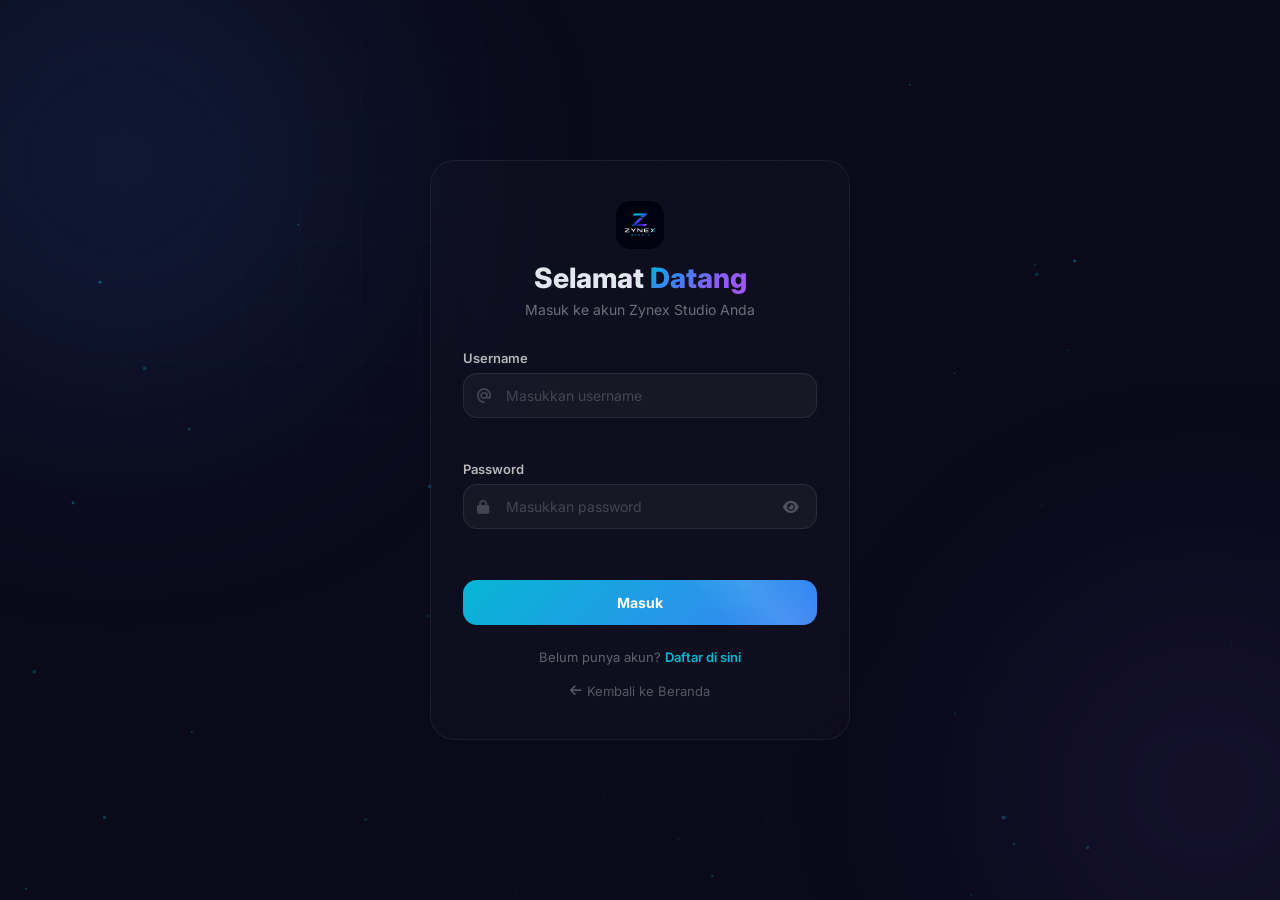
<file: auth/login.html>
<!DOCTYPE html>
<html lang="id">
<head>
  <meta charset="UTF-8">
  <meta name="viewport" content="width=device-width, initial-scale=1.0">
  <link rel="icon" type="image/jpeg" href="../zynex.jpg">
  <title>Masuk — Zynex Studio</title>
  <link href="https://fonts.googleapis.com/css2?family=Inter:wght@300;400;500;600;700;800;900&display=swap" rel="stylesheet">
  <link rel="stylesheet" href="https://cdnjs.cloudflare.com/ajax/libs/font-awesome/6.5.0/css/all.min.css">
  <style>
    *{margin:0;padding:0;box-sizing:border-box}body{font-family:'Inter',sans-serif;overflow-x:hidden;background:#0a0a1a;color:#e2e8f0;min-height:100vh;display:flex;align-items:center;justify-content:center}
    ::-webkit-scrollbar{width:6px}::-webkit-scrollbar-track{background:#0a0a1a}::-webkit-scrollbar-thumb{background:linear-gradient(to bottom,#06b6d4,#8b5cf6);border-radius:3px}
    #particles{position:fixed;top:0;left:0;width:100%;height:100%;z-index:0;pointer-events:none}
    .grid-overlay{position:fixed;top:0;left:0;width:100%;height:100%;z-index:0;pointer-events:none;background-image:linear-gradient(rgba(6,182,212,.03) 1px,transparent 1px),linear-gradient(90deg,rgba(6,182,212,.03) 1px,transparent 1px);background-size:60px 60px;mask-image:radial-gradient(ellipse 80% 60% at 50% 30%,black 20%,transparent 70%)}
    .blob{position:fixed;border-radius:50%;filter:blur(120px);pointer-events:none;z-index:0}
    .blob-1{width:500px;height:500px;background:rgba(59,130,246,.12);top:-10%;left:-10%;animation:bm1 20s ease-in-out infinite}
    .blob-2{width:400px;height:400px;background:rgba(139,92,246,.1);bottom:-10%;right:-10%;animation:bm2 25s ease-in-out infinite}
    @keyframes bm1{0%,100%{transform:translate(0,0)}50%{transform:translate(80px,60px)}}
    @keyframes bm2{0%,100%{transform:translate(0,0)}50%{transform:translate(-60px,-50px)}}
    .gradient-text{background:linear-gradient(135deg,#06b6d4,#3b82f6,#8b5cf6,#a855f7);-webkit-background-clip:text;-webkit-text-fill-color:transparent;background-clip:text}
    .glass{background:rgba(255,255,255,.03);backdrop-filter:blur(20px);-webkit-backdrop-filter:blur(20px);border:1px solid rgba(255,255,255,.06)}
    .btn-glow{position:relative;overflow:hidden;background:linear-gradient(135deg,#06b6d4,#3b82f6);transition:all .3s;cursor:pointer;border:none;color:#fff;font-family:'Inter',sans-serif}
    .btn-glow:hover{box-shadow:0 0 25px rgba(6,182,212,.4),0 0 50px rgba(59,130,246,.2);transform:translateY(-2px)}
    .btn-glow:active{transform:translateY(0)}
    .btn-glow::after{content:'';position:absolute;top:-50%;left:-50%;width:200%;height:200%;background:linear-gradient(transparent,rgba(255,255,255,.1),transparent);transform:rotate(45deg) translateY(-100%);transition:transform .6s}
    .btn-glow:hover::after{transform:rotate(45deg) translateY(100%)}
    .btn-glow:disabled{opacity:.5;cursor:not-allowed;transform:none!important;box-shadow:none!important}
    @keyframes scaleIn{from{opacity:0;transform:scale(.92)}to{opacity:1;transform:scale(1)}}
    @keyframes shake{0%,100%{transform:translateX(0)}15%,45%,75%{transform:translateX(-6px)}30%,60%,90%{transform:translateX(6px)}}
    @keyframes slideInRight{from{opacity:0;transform:translateX(40px)}to{opacity:1;transform:translateX(0)}}
    @keyframes spin{to{transform:rotate(360deg)}}
    .login-card{position:relative;z-index:1;width:100%;max-width:420px;margin:20px;padding:40px 32px;border-radius:24px;background:rgba(255,255,255,.02);border:1px solid rgba(255,255,255,.06);backdrop-filter:blur(20px);animation:scaleIn .5s ease-out both}
    .login-logo{text-align:center;margin-bottom:8px}.login-logo img{width:48px;height:48px;border-radius:14px;object-fit:cover}
    .login-header{text-align:center;margin-bottom:32px}.login-header h1{font-size:28px;font-weight:800;margin-bottom:6px}.login-header p{color:rgba(255,255,255,.4);font-size:14px}
    .form-group{margin-bottom:20px}.form-label{display:block;font-size:13px;font-weight:600;margin-bottom:7px;color:rgba(255,255,255,.7)}
    .form-input-wrap{position:relative}
    .form-input-wrap i.field-icon{position:absolute;left:14px;top:50%;transform:translateY(-50%);font-size:14px;color:rgba(255,255,255,.2);transition:color .3s;pointer-events:none}
    .form-input{width:100%;padding:13px 42px;border-radius:14px;background:rgba(255,255,255,.04);border:1.5px solid rgba(255,255,255,.08);color:#fff;font-size:14px;font-family:'Inter',sans-serif;transition:all .3s;outline:none}
    .form-input::placeholder{color:rgba(255,255,255,.2)}
    .form-input:focus{border-color:rgba(6,182,212,.5);background:rgba(6,182,212,.04);box-shadow:0 0 0 3px rgba(6,182,212,.08)}
    .form-input:focus + i.field-icon,.form-input:focus ~ i.field-icon{color:#06b6d4}
    .form-input.error{border-color:#ef4444;background:rgba(239,68,68,.04);box-shadow:0 0 0 3px rgba(239,68,68,.08);animation:shake .4s ease-out}
    .toggle-pw{position:absolute;right:14px;top:50%;transform:translateY(-50%);background:none;border:none;color:rgba(255,255,255,.25);cursor:pointer;padding:4px;font-size:14px;transition:color .3s}
    .toggle-pw:hover{color:rgba(255,255,255,.6)}
    .field-status{font-size:12px;margin-top:5px;min-height:18px;color:#ef4444;display:flex;align-items:center;gap:5px}
    .btn-login{width:100%;padding:14px;border-radius:14px;font-size:14px;font-weight:700;margin-top:8px}
    .login-footer{text-align:center;margin-top:24px;font-size:13px;color:rgba(255,255,255,.35)}.login-footer a{color:#06b6d4;text-decoration:none;font-weight:600}.login-footer a:hover{color:#22d3ee}
    .back-link{text-align:center;margin-top:14px}.back-link a{color:rgba(255,255,255,.3);font-size:13px;text-decoration:none;transition:color .3s;display:inline-flex;align-items:center;gap:6px}.back-link a:hover{color:#06b6d4}
    .spinner{width:18px;height:18px;border:2.5px solid rgba(255,255,255,.2);border-top-color:#fff;border-radius:50%;animation:spin .6s linear infinite;display:inline-block;vertical-align:middle}
    .toast-container{position:fixed;top:20px;right:20px;z-index:9999;display:flex;flex-direction:column;gap:10px;pointer-events:none}
    .toast{padding:14px 20px;border-radius:14px;font-size:13px;font-weight:500;backdrop-filter:blur(20px);pointer-events:all;animation:slideInRight .4s ease-out both;display:flex;align-items:center;gap:10px;max-width:360px;box-shadow:0 8px 32px rgba(0,0,0,.4)}
    .toast.error{background:rgba(239,68,68,.15);border:1px solid rgba(239,68,68,.3);color:#fca5a5}
    .toast.success{background:rgba(34,197,94,.15);border:1px solid rgba(34,197,94,.3);color:#86efac}
    .toast.info{background:rgba(6,182,212,.15);border:1px solid rgba(6,182,212,.3);color:#67e8f9}
    .toast.out{animation:slideOutRight .3s ease-in both}
    @keyframes slideOutRight{to{opacity:0;transform:translateX(40px)}}
    @media(max-width:480px){.login-card{margin:12px;padding:28px 20px}}
  </style>
</head>
<body>
  <canvas id="particles"></canvas>
  <div class="grid-overlay"></div>
  <div class="blob blob-1"></div><div class="blob blob-2"></div>
  <div class="toast-container" id="toastContainer"></div>
  <div class="login-card">
    <div class="login-logo"><img src="../zynex.jpg" alt="Zynex"></div>
    <div class="login-header"><h1>Selamat <span class="gradient-text">Datang</span></h1><p>Masuk ke akun Zynex Studio Anda</p></div>
    <form id="loginForm" onsubmit="return false" novalidate>
      <div class="form-group">
        <label class="form-label">Username</label>
        <div class="form-input-wrap">
          <input type="text" id="loginUser" class="form-input" placeholder="Masukkan username" autocomplete="username" maxlength="30">
          <i class="fa-solid fa-at field-icon"></i>
        </div>
        <div class="field-status" id="loginUserStatus"></div>
      </div>
      <div class="form-group">
        <label class="form-label">Password</label>
        <div class="form-input-wrap">
          <input type="password" id="loginPass" class="form-input" placeholder="Masukkan password" autocomplete="current-password" maxlength="64" style="padding-right:46px">
          <i class="fa-solid fa-lock field-icon"></i>
          <button type="button" class="toggle-pw" onclick="togglePw()"><i class="fa-solid fa-eye"></i></button>
        </div>
        <div class="field-status" id="loginPassStatus"></div>
      </div>
      <button type="button" class="btn-login btn-glow" id="btnLogin" onclick="doLogin()">Masuk</button>
    </form>
    <div class="login-footer">Belum punya akun? <a href="index.html">Daftar di sini</a></div>
    <div class="back-link"><a href="../"><i class="fa-solid fa-arrow-left"></i> Kembali ke Beranda</a></div>
  </div>
  <script>
    const DB_KEY='zynex_data_txt';function getDB(){try{return JSON.parse(localStorage.getItem(DB_KEY))||[]}catch{return[]}}
    !function(){const c=document.getElementById('particles'),x=c.getContext('2d');let w,h,p=[];function r(){w=c.width=innerWidth;h=c.height=innerHeight}r();addEventListener('resize',r);for(let i=0;i<40;i++)p.push({x:Math.random()*w,y:Math.random()*h,r:Math.random()*1.5+.5,dx:(Math.random()-.5)*.3,dy:(Math.random()-.5)*.3,o:Math.random()*.3+.1});!function d(){x.clearRect(0,0,w,h);p.forEach(v=>{v.x+=v.dx;v.y+=v.dy;if(v.x<0)v.x=w;if(v.x>w)v.x=0;if(v.y<0)v.y=h;if(v.y>h)v.y=0;x.beginPath();x.arc(v.x,v.y,v.r,0,Math.PI*2);x.fillStyle=`rgba(6,182,212,${v.o})`;x.fill()});requestAnimationFrame(d)}()}();
    function showToast(msg,type='info',dur=4000){const c=document.getElementById('toastContainer'),t=document.createElement('div');t.className=`toast ${type}`;t.innerHTML=`<i class="fa-solid fa-circle-${type==='success'?'check':type==='error'?'exclamation':'info'}"></i><span>${msg}</span>`;c.appendChild(t);setTimeout(()=>{t.classList.add('out');setTimeout(()=>t.remove(),300)},dur)}
    function togglePw(){const i=document.getElementById('loginPass'),b=i.parentElement.querySelector('.toggle-pw');if(i.type==='password'){i.type='text';b.innerHTML='<i class="fa-solid fa-eye-slash"></i>'}else{i.type='password';b.innerHTML='<i class="fa-solid fa-eye"></i>'}}
    let loggingIn=false;
    function doLogin(){
      if(loggingIn)return;loggingIn=true;
      const btn=document.getElementById('btnLogin'),user=document.getElementById('loginUser'),pass=document.getElementById('loginPass');
      const uS=document.getElementById('loginUserStatus'),pS=document.getElementById('loginPassStatus');
      btn.disabled=true;btn.innerHTML='<span class="spinner"></span> Memproses...';
      uS.textContent='';pS.textContent='';user.classList.remove('error');pass.classList.remove('error');
      const username=user.value.trim(),password=pass.value;let err=false;
      if(!username){uS.innerHTML='<i class="fa-solid fa-circle-xmark"></i> Wajib diisi';user.classList.add('error');err=true}
      if(!password){pS.innerHTML='<i class="fa-solid fa-circle-xmark"></i> Wajib diisi';pass.classList.add('error');err=true}
      if(err){btn.disabled=false;btn.textContent='Masuk';loggingIn=false;return}
      // Cek ke data.txt (localStorage)
      const db=getDB();
      const found=db.find(d=>d.username.toLowerCase()===username.toLowerCase());
      if(!found){uS.innerHTML='<i class="fa-solid fa-circle-xmark"></i> Username tidak ditemukan';user.classList.add('error');btn.disabled=false;btn.textContent='Masuk';loggingIn=false;return}
      if(found.password!==password){pS.innerHTML='<i class="fa-solid fa-circle-xmark"></i> Password salah';pass.classList.add('error');btn.disabled=false;btn.textContent='Masuk';loggingIn=false;return}
      // Login berhasil
      localStorage.setItem('zynex_session',JSON.stringify({username:found.username,nama:found.nama,paket:found.paket,expires:Date.now()+86400000}));
      showToast(`Selamat datang, ${found.nama}!`,'success');
      setTimeout(()=>{window.location.href='dashboard.html'},800);
      btn.disabled=false;btn.textContent='Masuk';loggingIn=false;
    }
    document.getElementById('loginUser').addEventListener('keydown',e=>{if(e.key==='Enter')document.getElementById('loginPass').focus()});
    document.getElementById('loginPass').addEventListener('keydown',e=>{if(e.key==='Enter')doLogin()});
    !function(){try{const s=JSON.parse(localStorage.getItem('zynex_session'));if(s&&s.username&&s.expires>Date.now())window.location.href='dashboard.html'}catch(e){}}();
  </script>
</body>
</html>
</file>
